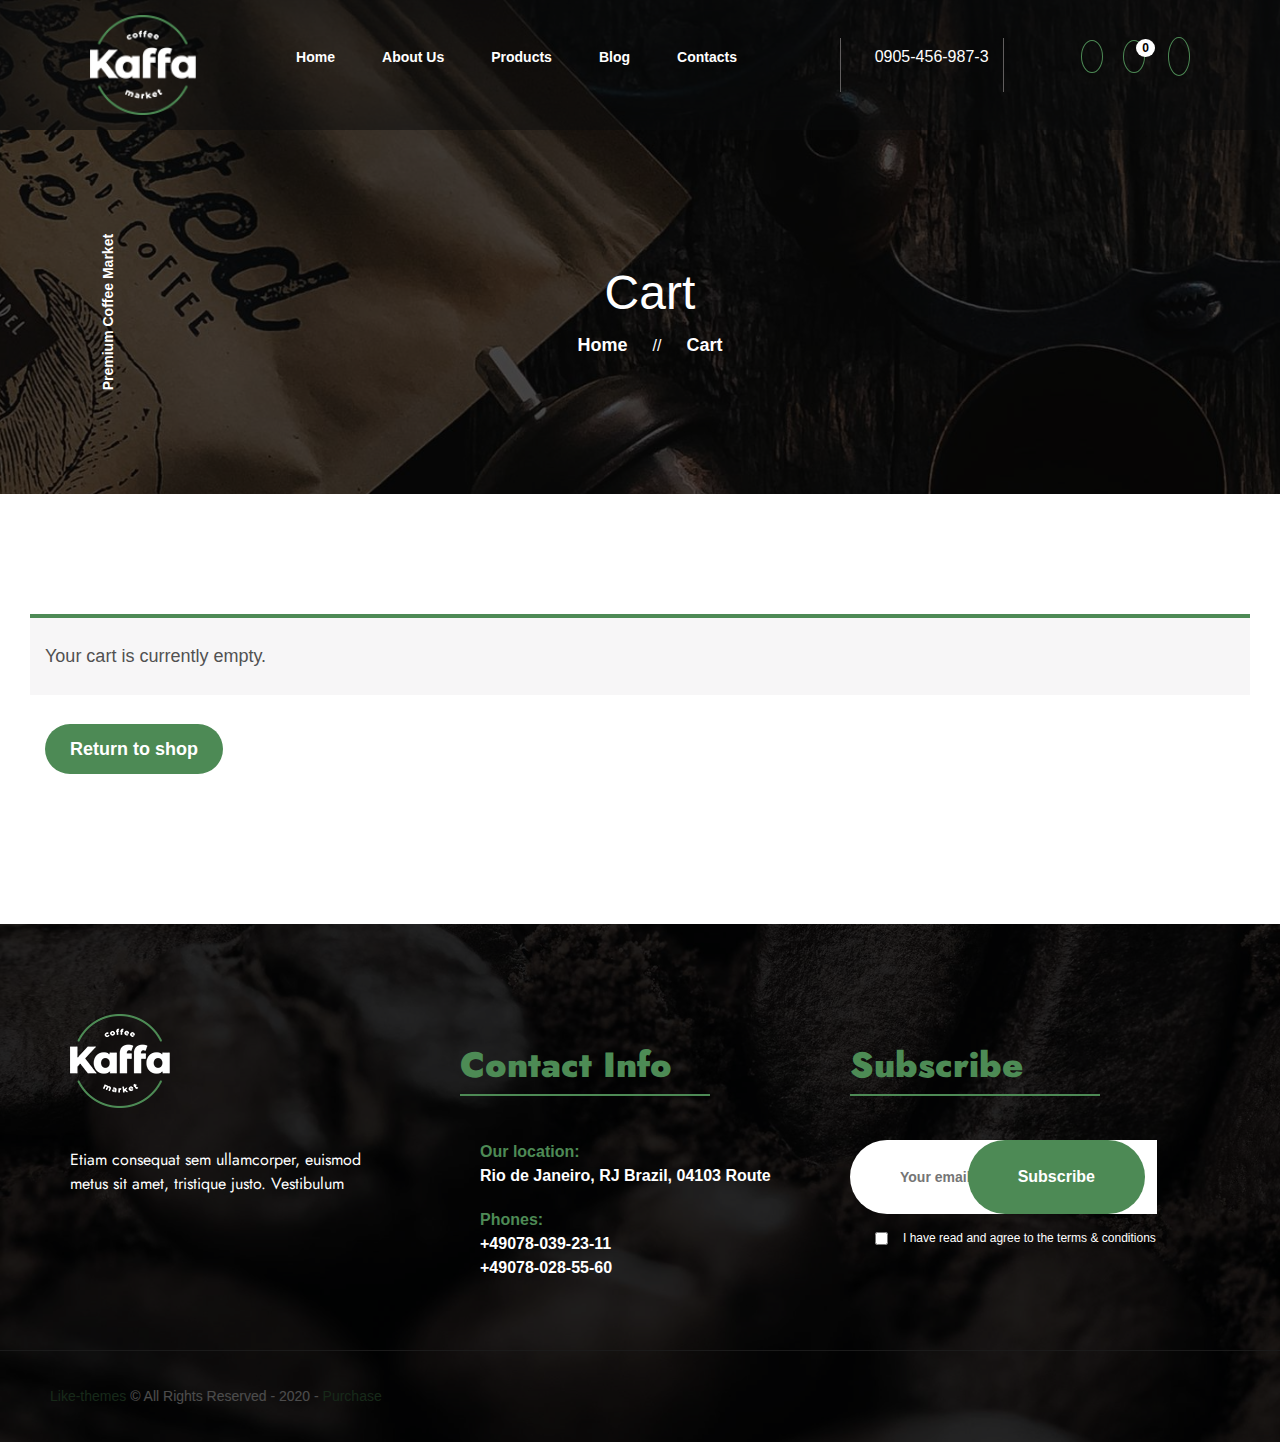
<file: checkout.html>
<!DOCTYPE html>
<html lang="en">
<head>
    <meta charset="UTF-8">
    <meta http-equiv="X-UA-Compatible" content="IE=edge">
    <meta name="viewport" content="width=device-width, initial-scale=1.0">
    <title>Kaffa - Cafe & Coffee Shop WordPress Theme + RTL Preview - ThemeForest</title>
    <link rel="icon" href="http://kaffa.like-themes.com/wp-content/uploads/2019/06/cropped-favicon-100x100.png">
    <!--Google Fonts link-->
    <link rel="preconnect" href="https://fonts.gstatic.com">
    <link href="https://fonts.googleapis.com/css2?family=Jost:wght@300&display=swap" rel="stylesheet">
    <link rel="preconnect" href="https://fonts.gstatic.com">
    <link href="https://fonts.googleapis.com/css2?family=Poppins:wght@100;200&display=swap" rel="stylesheet">
    <link rel="preconnect" href="https://fonts.gstatic.com">
    <link href="https://fonts.googleapis.com/css2?family=Poppins:wght@800&display=swap" rel="stylesheet">
    <link rel="preconnect" href="https://fonts.gstatic.com">
    <link href="https://fonts.googleapis.com/css2?family=Poppins:wght@600&display=swap" rel="stylesheet">
    <!--Font Awesome link-->
    <link rel="stylesheet" href="https://cdnjs.cloudflare.com/ajax/libs/font-awesome/5.15.3/css/all.min.css"
        integrity="sha512-iBBXm8fW90+nuLcSKlbmrPcLa0OT92xO1BIsZ+ywDWZCvqsWgccV3gFoRBv0z+8dLJgyAHIhR35VZc2oM/gI1w=="
        crossorigin="anonymous" />
    <!--Plugins link-->
    <link rel="stylesheet" href="vendor/css/bootstrap.min.css">
    <!--Css link-->
    <link rel="stylesheet" href="css/checkout/style.css">
</head>
<body>
    <a href="#" id="top-btn"><i class="fab fa-octopus-deploy"></i></a>
     <!--header start-->
     <header>
        <div class="bg-color"></div>
        <nav>
            <div class="container-fluid">
                <div class="row">
                    <div class="col-lg-12">
                        <div class="navigation-menu">
                            <div class="nav-logo">
                                <img src="/image/logo/kaffa_logo_light_1x.png"
                                    alt="">
                            </div>
                            <div class="nav-menu d-flex justify-content-center">
                                <ul class="d-flex align-items-center">
                                    <li class="li"><a href="#">Home</a><i
                                            class="up fas fa-angle-left"></i><i class="down fas fa-angle-down"></i>
                                        <ul class="drop-down">
                                            <li class="hover-li"><a href="#">Natural Coffee</a></li>
                                            <li class="hover-li"><a href="index.html">Coffee House</a></li>
                                            <li class="hover-li"><a href="#">Parallax Page</a></li>
                                            <li class="hover-li"><a href="#">Coffee Shop</a></li>
                                            <li class="hover-li"><a href="#">Cafetaria</a></li>
                                            <li class="hover-li"><a href="#">Craft Coffee</a></li>
                                            <li class="hover-li"><a href="#">Natural Coffee RTL</a></li>
                                        </ul>
                                    </li>
                                    <li class="li"><a href="#">About Us</a><i class="up fas fa-angle-left"></i><i
                                            class="down fas fa-angle-down"></i>
                                        <ul class="drop-down">
                                            <li class="hover-li"><a href="#">Testimonials</a></li>
                                            <li class="hover-li"><a href="#">FAQ</a></li>
                                            <li class="hover-li"><a href="#">Gallery</a>
                                                <ul class="drip">
                                                    <li class="drip-li"><a href="#">Gallery 2-Columns</a></li>
                                                    <li class="drip-li"><a href="#">Gallery 3-Columns</a></li>
                                                    <li class="drip-li"><a href="#">Gallery 4-Columns</a></li>
                                                </ul>
                                            </li>
                                            <li class="hover-li"><a href="#">404 Page</a></li>
                                        </ul>
                                    </li>
                                    <li class="li"><a  class="active-li" href="#">Products</a><i class="up fas fa-angle-left"></i><i
                                            class="down fas fa-angle-down"></i>
                                        <ul class="drop-down">
                                            <li class="hover-li"><a href="shop.html">Shop</a></li>
                                            <li class="hover-li"><a href="checkout.html">Cart</a></li>
                                            <li class="hover-li"><a  class="active-a" href="checkout.html">Checkout</a></li>
                                            <li class="hover-li"><a href="#">My account</a></li>
                                        </ul>
                                    </li>
                                    <li class="li"><a href="#">Blog</a><i class="up fas fa-angle-left"></i><i
                                            class="down fas fa-angle-down"></i>
                                        <ul class="drop-down">
                                            <li class="hover-li"><a href="#">Blog with Sidebar</a>
                                                <ul class="drip">
                                                    <li class="drip-li"><a href="#">Classic Right Sidebar</a></li>
                                                    <li class="drip-li"><a href="#">Masonry with Right Sidebar</a></li>
                                                </ul>
                                            </li>
                                            <li class="hover-li"><a href="#">Blog without Sidebar</a>
                                                <ul class="drip">
                                                    <li class="drip-li"><a href="#">Classic Blog</a></li>
                                                    <li class="drip-li"><a href="#">Masonry 2-Columns</a></li>
                                                    <li class="drip-li"><a href="#">Masonry 3-Columns</a></li>
                                                </ul>
                                            </li>
                                        </ul>
                                    </li>
                                    <li class="li"><a href="contacts.html">Contacts</a></li>
                                </ul>
                            </div>
                            <div class="nav-phone d-flex align-items-center">
                                <ul class="d-flex align-items-center">
                                    <li><a href="#"><i class="fas fa-phone-volume fa-2x"></i></a></li>
                                    <li><a class="number" href="#">0905-456-987-3</a></li>
                                </ul>
                            </div>
                            <div class="nav-icon d-flex align-items-center">
                                <ul class="d-flex align-items-center">
                                    <li><a class="user" href="#"><i class="fas fa-user"></i></a></li>
                                    <li><a class="cart" href="checkout.html"><i class="fas fa-shopping-bag"></i></a><sup>0</sup>
                                    </li>
                                    <li class="search">
                                        <i class="search-btn fas fa-search"></i>
                                        <ul class="searchbox d-none">
                                          <li> <input class="input" type="text" placeholder="Search Here..." name="">
                                            <i class="close-btn fas fa-times"></i>
                                        </li> 
                                        </ul>
                                    </li>
                                </ul>
                            </div>
                            <div class="bar d-none">
                                <!-- The overlay -->
                                <div id="myNav" class="overlay">
                                    <!-- Button to close the overlay navigation -->
                                    <a href="javascript:void(0)" class="closebtn" onclick="closeNav()">&times;</a>
                                    <div class="overlay-img">
                                        <img src="/image/logo/kaffa_logo_dark_1x.png"
                                            style="padding: 15px 30px;" alt="">
                                    </div>
                                    <ul class="accordion" data-accordion="open">
                                        <li>
                                            <div class="accordion-header">Home</div>
                                            <ul class="accordion-body">
                                                <li class="hover-li"><a href="#">Natural Coffee</a></li>
                                                <li class="hover-li"><a href="index.html">Coffee House</a></li>
                                                <li class="hover-li"><a href="#">Parallax Page</a></li>
                                                <li class="hover-li"><a href="#">Coffee Shop</a></li>
                                                <li class="hover-li"><a href="#">Cafetaria</a></li>
                                                <li class="hover-li"><a href="#">Craft Coffee</a></li>
                                                <li class="hover-li"><a href="#">Natural Coffee RTL</a></li>
                                            </ul>
                                        </li>
                                        <li>
                                            <div class="accordion-header">About Us</div>
                                            <ul class="accordion-body">
                                                <li class="hover-li"><a href="#">Testimonials</a></li>
                                                <li class="hover-li"><a href="#">FAQ</a></li>
                                                <li class="hover-li"><a href="#">Gallery</a></li>
                                                <li class="hover-li"><a href="#">404 Page</a></li>
                                            </ul>
                                        </li>
                                        <li>
                                            <div class="accordion-header">Products</div>
                                            <ul class="accordion-body">
                                                <li class="hover-li"><a href="shop.html">Shop</a></li>
                                                <li class="hover-li"><a href="checkout.html">Cart</a></li>
                                                <li class="hover-li"><a href="checkout.html">Checkout</a></li>
                                                <li class="hover-li"><a href="#">My account</a></li>
                                            </ul>
                                        </li>
                                        <li>
                                            <div class="accordion-header">Blog</div>
                                            <ul class="accordion-body">
                                                <li class="hover-li"><a href="#">Blog with Sidebar</a></li>
                                                <li class="hover-li"><a href="#">Blog without Sidebar</a></li>
                                            </ul>
                                        </li>
                                        <li>
                                            <div class="accordion-contact">Contacts</div>
                                        </li>
                                    </ul>
                                    <div class="sidebar">
                                        <div class="side">
                                            <div class="shop">
                                                <a href="#">
                                                    <i class="fas fa-shopping-bag"></i>
                                                    <span>0</span>
                                                </a>
                                                <i class="fas fa-user"></i>
                                            </div>
                                        </div>
                                        <div class="search">
                                            <a href="#">
                                                <input placeholder="Search" class="input" value="" type="text">
                                                <i class="fas fa-search"></i>
                                            </a>
                                        </div>
                                    </div>
                                </div>
                                <!-- Use any element to open/show the overlay navigation menu -->
                                <span onclick="openNav()"><i class="fas fa-bars fa-2x"></i></span>
                            </div>
                        </div>
                    </div>
                </div>
            </div>
        </nav>
        <div class="container-fluid">
            <div class="middle d-flex justify-content-between">
                <div class="market">
                    <span>Premium Coffee Market</span>
                </div>
                    <div class="contacts">
                        <h1>Cart</h1>
                        <ul>
                            <li><a href="index.html"><span class="left">Home</span>/</a></li>
                            <li><a href="checkout.html">/<span class="right">Cart</span></a></li>
                        </ul>
                    </div>
                <div class="middle-icon">
                    <ul>
                        <li><a href="#"><i class="fab fa-twitter"></i></a></li>
                        <li><a href="#"><i class="fab fa-facebook-f"></i></a></li>
                        <li><a href="#"><i class="fab fa-instagram"></i></a></li>
                        <li><a href="#"><i class="fab fa-youtube"></i></a></li>
                    </ul>
                </div>
            </div>
        </div>
    </header>
    <!--header end-->
    <section class="shop-section">
        <div class="container-fluid">
            <div class="shopping">
                <p class="current">Your cart is currently empty.</p>
                <p class="shop-hover"><span>Return to shop</span></p>
            </div>
        </div>
    </section>
    <!--footer start-->
    <footer class="footer">
        <div class="bg"></div>
        <div class="container-fluid">
            <div class="footer-item">
                <div class="row">
                    <div class="col-12 col-sm-12 col-md-6 col-lg-4">
                        <div class="footer-box foot-logo">
                            <div class="footer-logo">
                                <img src="/image/logo/kaffa_logo_light_1x.png"
                                    alt="">
                            </div>
                            <div class="footer-text">
                                <p>Etiam consequat sem ullamcorper, euismod
                                    <br>

                                    metus sit amet, tristique justo. Vestibulum
                                </p>
                            </div>
                            <ul class="footer-icon">
                                <li><a href="#"><i class="fab fa-twitter"></i></a></li>
                                <li><a href="#"><i class="fab fa-facebook-f"></i></a></li>
                                <li><a href="#"><i class="fab fa-instagram"></i></a></li>
                                <li><a href="#"><i class="fab fa-youtube"></i></a></li>
                            </ul>
                        </div>
                    </div>
                    <div class="col-12 col-sm-12 col-md-6 col-lg-4">
                        <div class="footer-box">
                            <div class="info">
                                <h3>Contact Info</h3>
                            </div>
                            <ul class="phone">
                                <li class="map">
                                    <i class="fas fa-map-marker-alt"></i>
                                    <div class="span">
                                        <ul>
                                            <li><span class="em">Our location:</span></li>
                                            <li> <span>Rio de Janeiro, RJ Brazil, 04103 Route</span></li>
                                        </ul>
                                    </div>
                                </li>
                            </ul>
                            <ul class="phone">
                                <li class="map">
                                    <i class="fas fa-phone-volume"></i>
                                    <div class="span">
                                        <ul>
                                            <span class="em">Phones:

                                            </span>
                                </li>
                                <li><span>+49078-039-23-11
                                        <br>
                                        +49078-028-55-60
                                    </span></li>
                            </ul>
                        </div>
                        </ul>
                    </div>
                </div>
                <div class="col-lg-4">
                    <div class="footer-box subscribes">
                        <div class="info">
                            <h3>Subscribe</h3>
                        </div>
                        <div class="input-group">
                            <input type="text" placeholder="Your email...">
                            <button>Subscribe</button>
                        </div>
                        <label for="">
                            <input type="checkbox" value="1">
                            <a href="#">I have read and agree to the terms & conditions</a>
                        </label>
                    </div>
                </div>
            </div>
        </div>
        </div>
        <div class="footer-copy">
            <div class="container-fluid">
                <p><a href="#">Like-themes </a>© All Rights Reserved - 2020 - 
                    <a href="#">Purchase</a>
                    </p>
            </div>
        </div>
    </footer>


    
     <!--Js Plugins-->
     <script src="vendor/js/jquery-3.6.0.min.js"></script>
     <script src="vendor/js/bootstrap.min.js"></script>
     <!--Js Link-->
     <script src="js/checkout/main.js"></script>
</body>
</html>
</file>
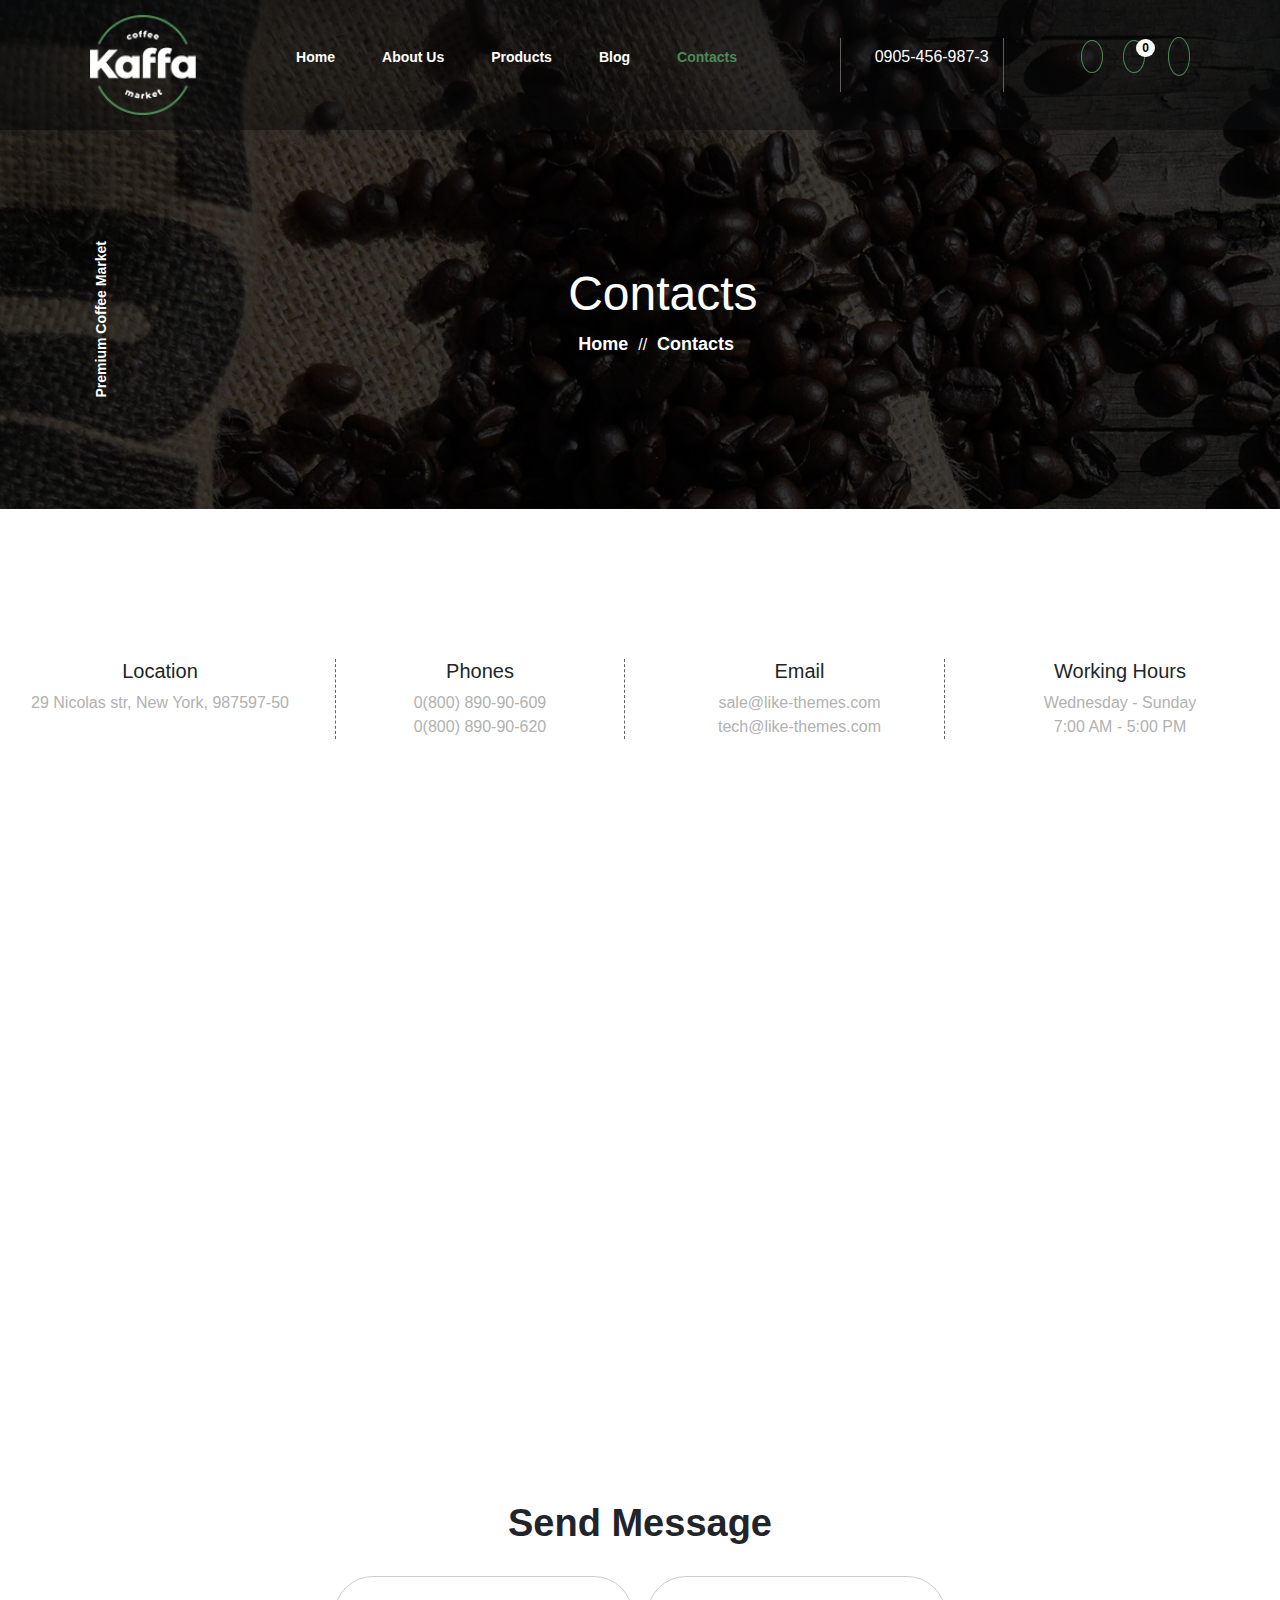
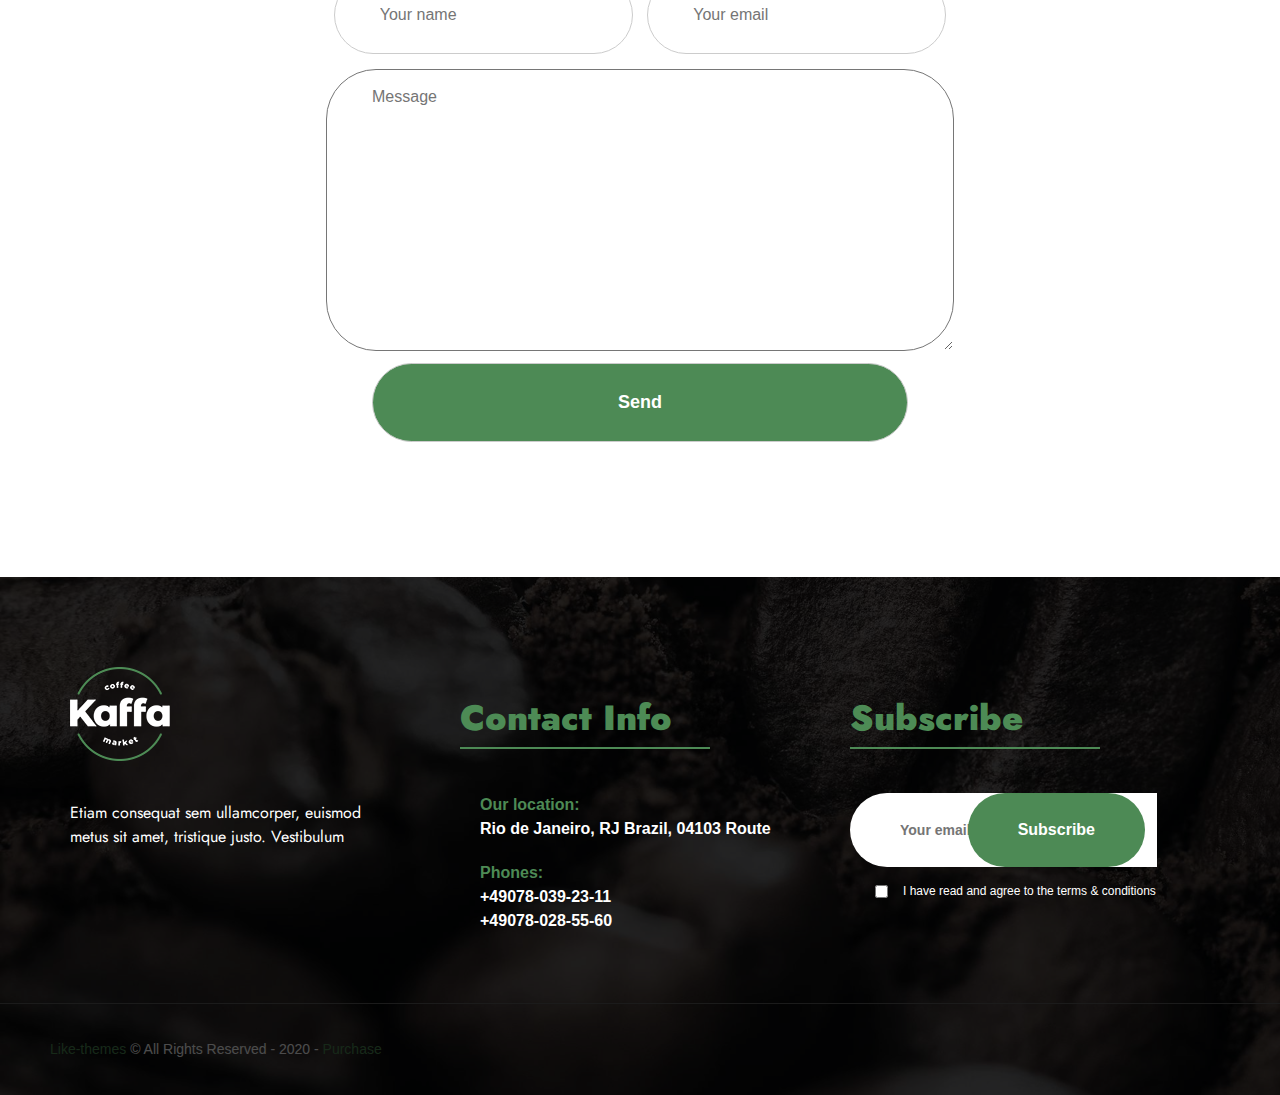
<file: contacts.html>
<!DOCTYPE html>
<html lang="en">
<head>
    <meta charset="UTF-8">
    <meta http-equiv="X-UA-Compatible" content="IE=edge">
    <meta name="viewport" content="width=device-width, initial-scale=1.0">
    <title>Kaffa - Cafe & Coffee Shop WordPress Theme + RTL Preview - ThemeForest</title>
    <link rel="icon" href="http://kaffa.like-themes.com/wp-content/uploads/2019/06/cropped-favicon-100x100.png">
    <!--Google Fonts link-->
    <link rel="preconnect" href="https://fonts.gstatic.com">
    <link href="https://fonts.googleapis.com/css2?family=Jost:wght@300&display=swap" rel="stylesheet">
    <link rel="preconnect" href="https://fonts.gstatic.com">
    <link href="https://fonts.googleapis.com/css2?family=Poppins:wght@100;200&display=swap" rel="stylesheet">
    <link rel="preconnect" href="https://fonts.gstatic.com">
    <link href="https://fonts.googleapis.com/css2?family=Poppins:wght@800&display=swap" rel="stylesheet">
    <link rel="preconnect" href="https://fonts.gstatic.com">
    <link href="https://fonts.googleapis.com/css2?family=Poppins:wght@600&display=swap" rel="stylesheet">
    <!--Font Awesome link-->
    <link rel="stylesheet" href="https://cdnjs.cloudflare.com/ajax/libs/font-awesome/5.15.3/css/all.min.css"
        integrity="sha512-iBBXm8fW90+nuLcSKlbmrPcLa0OT92xO1BIsZ+ywDWZCvqsWgccV3gFoRBv0z+8dLJgyAHIhR35VZc2oM/gI1w=="
        crossorigin="anonymous" />
    <!--Plugins link-->
    <link rel="stylesheet" href="vendor/css/bootstrap.min.css">
    <!--Css link-->
    <link rel="stylesheet" href="css/contacts/style.css">
</head>
<body>
    <a href="#" id="top-btn"><i class="fab fa-octopus-deploy"></i></a>
        <!--header start-->
    <header>
        <div class="bg-color"></div>
        <nav>
            <div class="container-fluid">
                <div class="row">
                    <div class="col-lg-12">
                        <div class="navigation-menu">
                            <div class="nav-logo">
                                <img src="image/logo/kaffa_logo_light_1x.png"
                                    alt="">
                            </div>
                            <div class="nav-menu d-flex justify-content-center">
                                <ul class="d-flex align-items-center">
                                    <li class="li"><a href="index.html">Home</a><i
                                            class="up fas fa-angle-left"></i><i class="down fas fa-angle-down"></i>
                                        <ul class="drop-down">
                                            <li class="hover-li"><a href="#">Natural Coffee</a></li>
                                            <li class="hover-li"><a href="index.html">Coffee House</a></li>
                                            <li class="hover-li"><a href="#">Parallax Page</a></li>
                                            <li class="hover-li"><a href="#">Coffee Shop</a></li>
                                            <li class="hover-li"><a href="#">Cafetaria</a></li>
                                            <li class="hover-li"><a href="#">Craft Coffee</a></li>
                                            <li class="hover-li"><a href="#">Natural Coffee RTL</a></li>
                                        </ul>
                                    </li>
                                    <li class="li"><a href="#">About Us</a><i class="up fas fa-angle-left"></i><i
                                            class="down fas fa-angle-down"></i>
                                        <ul class="drop-down">
                                            <li class="hover-li"><a href="#">Testimonials</a></li>
                                            <li class="hover-li"><a href="#">FAQ</a></li>
                                            <li class="hover-li"><a href="#">Gallery</a>
                                                <ul class="drip">
                                                    <li class="drip-li"><a href="#">Gallery 2-Columns</a></li>
                                                    <li class="drip-li"><a href="#">Gallery 3-Columns</a></li>
                                                    <li class="drip-li"><a href="#">Gallery 4-Columns</a></li>
                                                </ul>
                                            </li>
                                            <li class="hover-li"><a href="#">404 Page</a></li>
                                        </ul>
                                    </li>
                                    <li class="li"><a href="#">Products</a><i class="up fas fa-angle-left"></i><i
                                            class="down fas fa-angle-down"></i>
                                        <ul class="drop-down">
                                            <li class="hover-li"><a href="shop.html">Shop</a></li>
                                            <li class="hover-li"><a href="checkout.html">Cart</a></li>
                                            <li class="hover-li"><a href="checkout.html">Checkout</a></li>
                                            <li class="hover-li"><a href="#">My account</a></li>
                                        </ul>
                                    </li>
                                    <li class="li"><a href="#">Blog</a><i class="up fas fa-angle-left"></i><i
                                            class="down fas fa-angle-down"></i>
                                        <ul class="drop-down">
                                            <li class="hover-li"><a href="#">Blog with Sidebar</a>
                                                <ul class="drip">
                                                    <li class="drip-li"><a href="#">Classic Right Sidebar</a></li>
                                                    <li class="drip-li"><a href="#">Masonry with Right Sidebar</a></li>
                                                </ul>
                                            </li>
                                            <li class="hover-li"><a href="#">Blog without Sidebar</a>
                                                <ul class="drip">
                                                    <li class="drip-li"><a href="#">Classic Blog</a></li>
                                                    <li class="drip-li"><a href="#">Masonry 2-Columns</a></li>
                                                    <li class="drip-li"><a href="#">Masonry 3-Columns</a></li>
                                                </ul>
                                            </li>
                                        </ul>
                                    </li>
                                    <li class="li"><a class="active-a" href="contacts.html">Contacts</a></li>
                                </ul>
                            </div>
                            <div class="nav-phone d-flex align-items-center">
                                <ul class="d-flex align-items-center">
                                    <li><a href="#"><i class="fas fa-phone-volume fa-2x"></i></a></li>
                                    <li><a class="number" href="#">0905-456-987-3</a></li>
                                </ul>
                            </div>
                            <div class="nav-icon d-flex align-items-center">
                                <ul class="d-flex align-items-center">
                                    <li><a class="user" href="#"><i class="fas fa-user"></i></a></li>
                                    <li><a class="cart" href="#"><i class="fas fa-shopping-bag"></i></a><sup>0</sup>
                                    </li>
                                    <li class="search">
                                        <i class="search-btn fas fa-search"></i>
                                        <ul class="searchbox d-none">
                                          <li> <input class="input" type="text" placeholder="Search Here..." name="">
                                            <i class="close-btn fas fa-times"></i>
                                        </li> 
                                        </ul>
                                    </li>
                                </ul>
                            </div>
                            <div class="bar d-none">
                                <!-- The overlay -->
                                <div id="myNav" class="overlay">
                                    <!-- Button to close the overlay navigation -->
                                    <a href="javascript:void(0)" class="closebtn" onclick="closeNav()">&times;</a>
                                    <div class="overlay-img">
                                        <img src="image/logo/kaffa_logo_dark_1x.png"
                                            style="padding: 15px 30px;" alt="">
                                    </div>
                                    <ul class="accordion" data-accordion="open">
                                        <li>
                                            <div class="accordion-header">Home</div>
                                            <ul class="accordion-body">
                                                <li class="hover-li"><a href="#">Natural Coffee</a></li>
                                                <li class="hover-li"><a href="index.html">Coffee House</a></li>
                                                <li class="hover-li"><a href="#">Parallax Page</a></li>
                                                <li class="hover-li"><a href="#">Coffee Shop</a></li>
                                                <li class="hover-li"><a href="#">Cafetaria</a></li>
                                                <li class="hover-li"><a href="#">Craft Coffee</a></li>
                                                <li class="hover-li"><a href="#">Natural Coffee RTL</a></li>
                                            </ul>
                                        </li>
                                        <li>
                                            <div class="accordion-header">About Us</div>
                                            <ul class="accordion-body">
                                                <li class="hover-li"><a href="#">Testimonials</a></li>
                                                <li class="hover-li"><a href="#">FAQ</a></li>
                                                <li class="hover-li"><a href="#">Gallery</a></li>
                                                <li class="hover-li"><a href="#">404 Page</a></li>
                                            </ul>
                                        </li>
                                        <li>
                                            <div class="accordion-header">Products</div>
                                            <ul class="accordion-body">
                                                <li class="hover-li"><a href="shop.html">Shop</a></li>
                                                <li class="hover-li"><a href="checkout.html">Cart</a></li>
                                                <li class="hover-li"><a href="checkout.html">Checkout</a></li>
                                                <li class="hover-li"><a href="#">My account</a></li>
                                            </ul>
                                        </li>
                                        <li>
                                            <div class="accordion-header">Blog</div>
                                            <ul class="accordion-body">
                                                <li class="hover-li"><a href="#">Blog with Sidebar</a></li>
                                                <li class="hover-li"><a href="#">Blog without Sidebar</a></li>
                                            </ul>
                                        </li>
                                        <li>
                                            <div class="accordion-contact">Contacts</div>
                                        </li>
                                    </ul>
                                    <div class="sidebar">
                                        <div class="side">
                                            <div class="shop">
                                                <a href="checkout.html">
                                                    <i class="fas fa-shopping-bag"></i>
                                                    <span>0</span>
                                                </a>
                                                <i class="fas fa-user"></i>
                                            </div>
                                        </div>
                                        <div class="search">
                                            <a href="#">
                                                <input placeholder="Search" class="input" value="" type="text">
                                                <i class="fas fa-search"></i>
                                            </a>
                                        </div>
                                    </div>
                                </div>
                                <!-- Use any element to open/show the overlay navigation menu -->
                                <span onclick="openNav()"><i class="fas fa-bars fa-2x"></i></span>
                            </div>
                        </div>
                    </div>
                </div>
            </div>
        </nav>
        <div class="container-fluid">
            <div class="middle d-flex justify-content-between">
                <div class="market">
                    <span>Premium Coffee Market</span>
                </div>
                <div class="contact">
                    <div class="contacts">
                        <h1>Contacts</h1>
                        <ul>
                            <li><a href="index.html"><span class="left">Home</span>/</a></li>
                            <li><a href="contacts.html">/<span class="right">Contacts</span></a></li>
                        </ul>
                    </div>
                </div>
                <div class="middle-icon">
                    <ul>
                        <li><a href="#"><i class="fab fa-twitter"></i></a></li>
                        <li><a href="#"><i class="fab fa-facebook-f"></i></a></li>
                        <li><a href="#"><i class="fab fa-instagram"></i></a></li>
                        <li><a href="#"><i class="fab fa-youtube"></i></a></li>
                    </ul>
                </div>
            </div>
        </div>
    </header>
    <!--header end-->
    <section class="connect-section">
        <div class="container-fluid">
            <div class="connect">
                <div class="row">
                    <div class="col-6 col-sm-6 col-md-3 col-lg-3">
                        <div class="connect-item">
                            <div class="connect-icon">
                                <i class="fas fa-map-marker-alt fa-2x"></i>
                            </div>
                            <div class="connect-text">
                                <h5> Location </h5>
                                <span>29 Nicolas str, New York, 987597-50</span>
                            </div>
                        </div>
                    </div>
                    <div class="col-6 col-sm-6 col-md-3 col-lg-3">
                        <div class="connect-item phone-item">
                            <div class="connect-icon">
                                <i class="fas fa-phone fa-2x"></i>
                            </div>
                            <div class="connect-text">
                                <h5> Phones </h5>
                                <span>0(800) 890-90-609
                                    <br>
                                    0(800) 890-90-620</span>
                            </div>
                        </div>
                    </div>
                    <div class="col-6 col-sm-6 col-md-3 col-lg-3">
                        <div class="connect-item letter-item">
                            <div class="connect-icon">
                                <i class="fas fa-envelope fa-2x"></i>
                            </div>
                            <div class="connect-text">
                                <h5> Email </h5>
                                <span>sale@like-themes.com
                                    <br>
                                    tech@like-themes.com</span>
                            </div>
                        </div>
                    </div>
                    <div class="col-6 col-sm-6 col-md-3 col-lg-3">
                        <div class="connect-item">
                            <div class="connect-icon">
                                <i class="far fa-clock fa-2x"></i>
                            </div>
                            <div class="connect-text">
                                <h5> Working Hours</h5>
                                <span>Wednesday - Sunday
                                    <br>
                                    7:00 AM - 5:00 PM</span>
                            </div>
                        </div>
                    </div>
                </div>
            </div>
        </div>
    </section>
    <section class="map-section">
        <div class="map">
            <iframe src="https://www.google.com/maps/embed?pb=!1m18!1m12!1m3!1d3038.6652410063057!2d49.84159931535513!3d40.39411137936774!2m3!1f0!2f0!3f0!3m2!1i1024!2i768!4f13.1!3m3!1m2!1s0x40307d757b63280d%3A0x1c7f89406ce781e7!2sCompar%20Academy!5e0!3m2!1saz!2s!4v1621898681078!5m2!1saz!2s" width="100%" height="450" style="border:0;" allowfullscreen="" loading="lazy"></iframe>
        </div>
    </section>
    <section class="send-section">
        <div class="container-fluid">
            <div class="send">
                <div class="send-head">
                    <h4>Send Message</h4>
                </div>
                <div class="message-box">
                    <input type="text" class="input-text" placeholder="Your name">
                    <input type="text" class="input-text" placeholder="Your email">
                </div>
                <div class="message-area">
                    <textarea name="" id="" cols="40" rows="10" placeholder="Message"></textarea>
                </div>
                <div class="input">
                    <input type="submit" value="Send" class="btn-send">
                </div>
            </div>
        </div>
    </section>
    <footer class="footer">
        <div class="bg"></div>
        <div class="container-fluid">
            <div class="footer-item">
                <div class="row">
                    <div class="col-12 col-sm-12 col-md-6 col-lg-4">
                        <div class="footer-box foot-logo">
                            <div class="footer-logo">
                                <img src="image/logo/kaffa_logo_light_1x.png"
                                    alt="">
                            </div>
                            <div class="footer-text">
                                <p>Etiam consequat sem ullamcorper, euismod
                                    <br>

                                    metus sit amet, tristique justo. Vestibulum
                                </p>
                            </div>
                            <ul class="footer-icon">
                                <li><a href="#"><i class="fab fa-twitter"></i></a></li>
                                <li><a href="#"><i class="fab fa-facebook-f"></i></a></li>
                                <li><a href="#"><i class="fab fa-instagram"></i></a></li>
                                <li><a href="#"><i class="fab fa-youtube"></i></a></li>
                            </ul>
                        </div>
                    </div>
                    <div class="col-12 col-sm-12 col-md-6 col-lg-4">
                        <div class="footer-box">
                            <div class="info">
                                <h3>Contact Info</h3>
                            </div>
                            <ul class="phone">
                                <li class="map">
                                    <i class="fas fa-map-marker-alt"></i>
                                    <div class="span">
                                        <ul>
                                            <li><span class="em">Our location:</span></li>
                                            <li> <span>Rio de Janeiro, RJ Brazil, 04103 Route</span></li>
                                        </ul>
                                    </div>
                                </li>
                            </ul>
                            <ul class="phone">
                                <li class="map">
                                    <i class="fas fa-phone-volume"></i>
                                    <div class="span">
                                        <ul>
                                            <span class="em">Phones:

                                            </span>
                                </li>
                                <li><span>+49078-039-23-11
                                        <br>
                                        +49078-028-55-60
                                    </span></li>
                            </ul>
                        </div>
                        </ul>
                    </div>
                </div>
                <div class="col-lg-4">
                    <div class="footer-box subscribes">
                        <div class="info">
                            <h3>Subscribe</h3>
                        </div>
                        <div class="input-group">
                            <input type="text" placeholder="Your email...">
                            <button>Subscribe</button>
                        </div>
                        <label for="">
                            <input type="checkbox" value="1">
                            <a href="#">I have read and agree to the terms & conditions</a>
                        </label>
                    </div>
                </div>
            </div>
        </div>
        </div>
        <div class="footer-copy">
            <div class="container-fluid">
                <p><a href="#">Like-themes </a>© All Rights Reserved - 2020 - 
                    <a href="#">Purchase</a>
                    </p>
            </div>
        </div>
    </footer>



     <!--Js Plugins-->
     <script src="vendor/js/jquery-3.6.0.min.js"></script>
     <script src="vendor/js/bootstrap.min.js"></script>
     <!--Js Link-->
     <script src="js/contacts/main.js"></script>
</body>
</html>
</file>
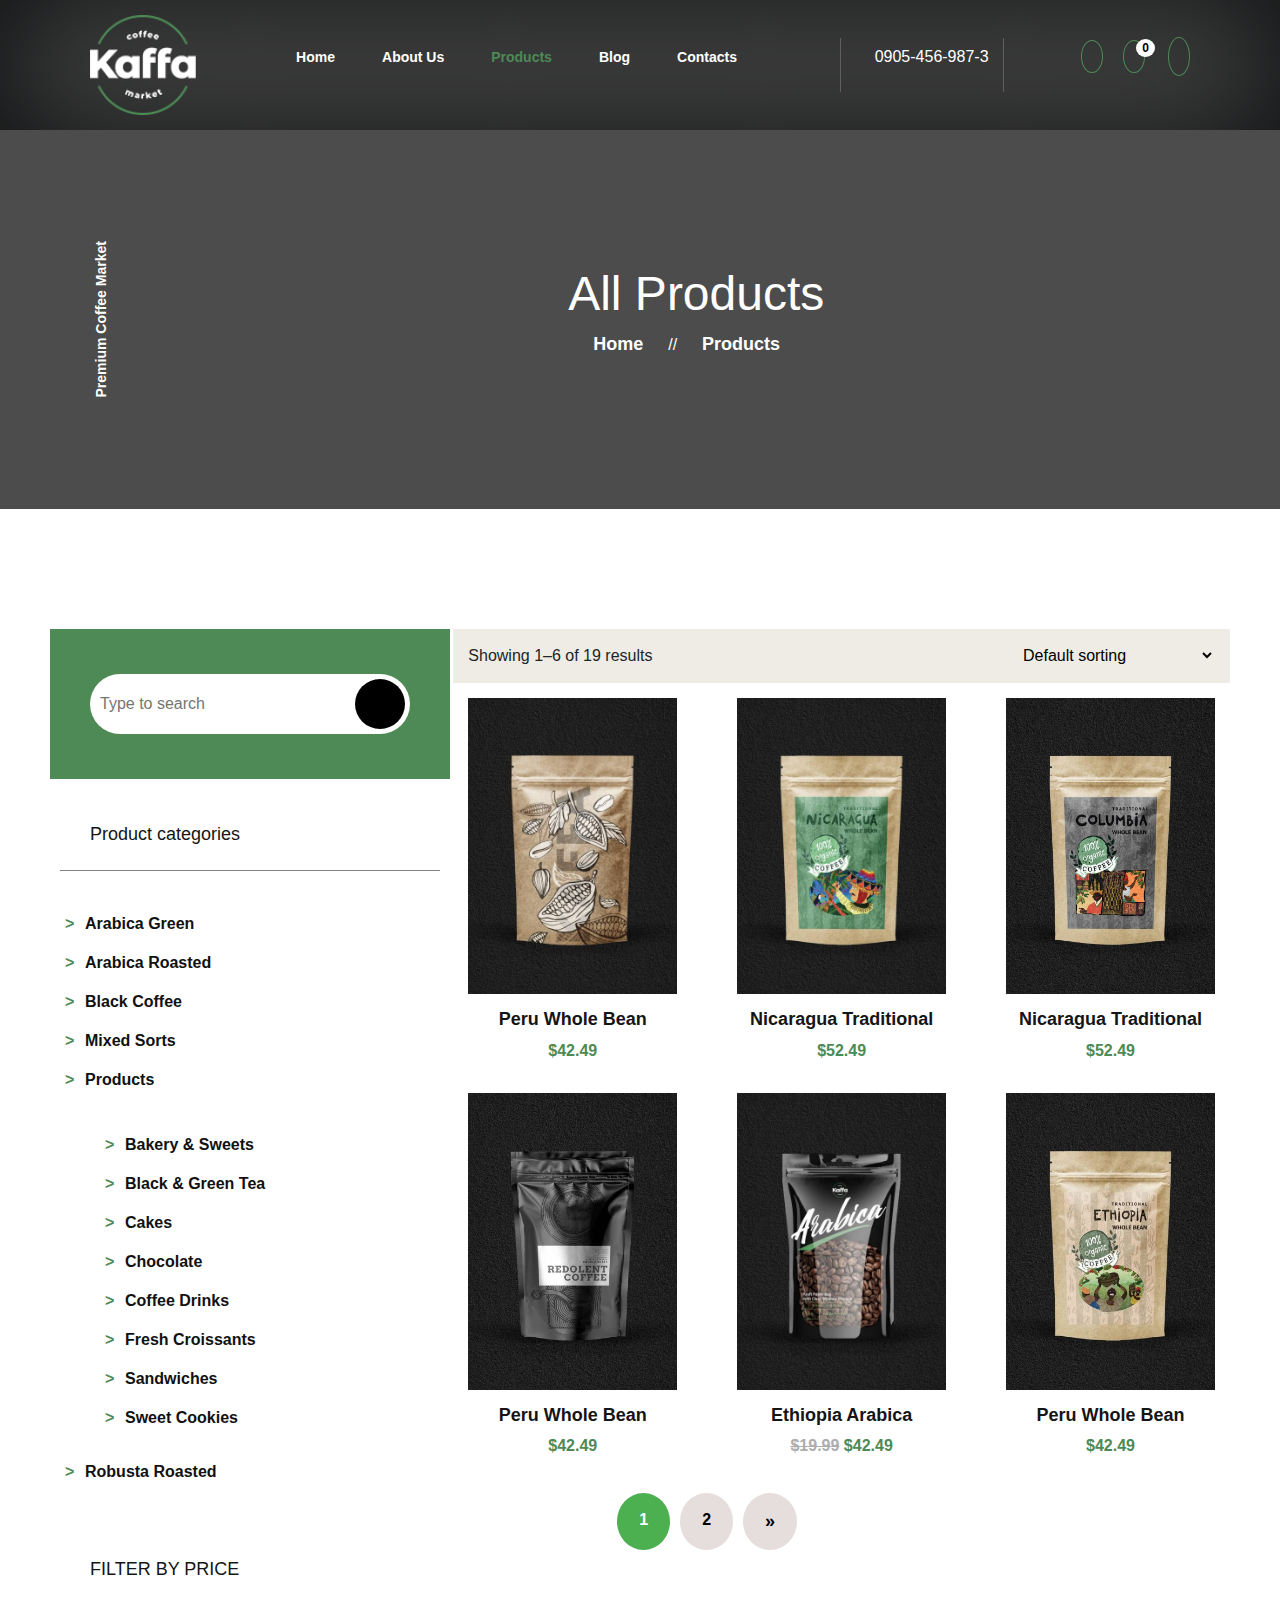
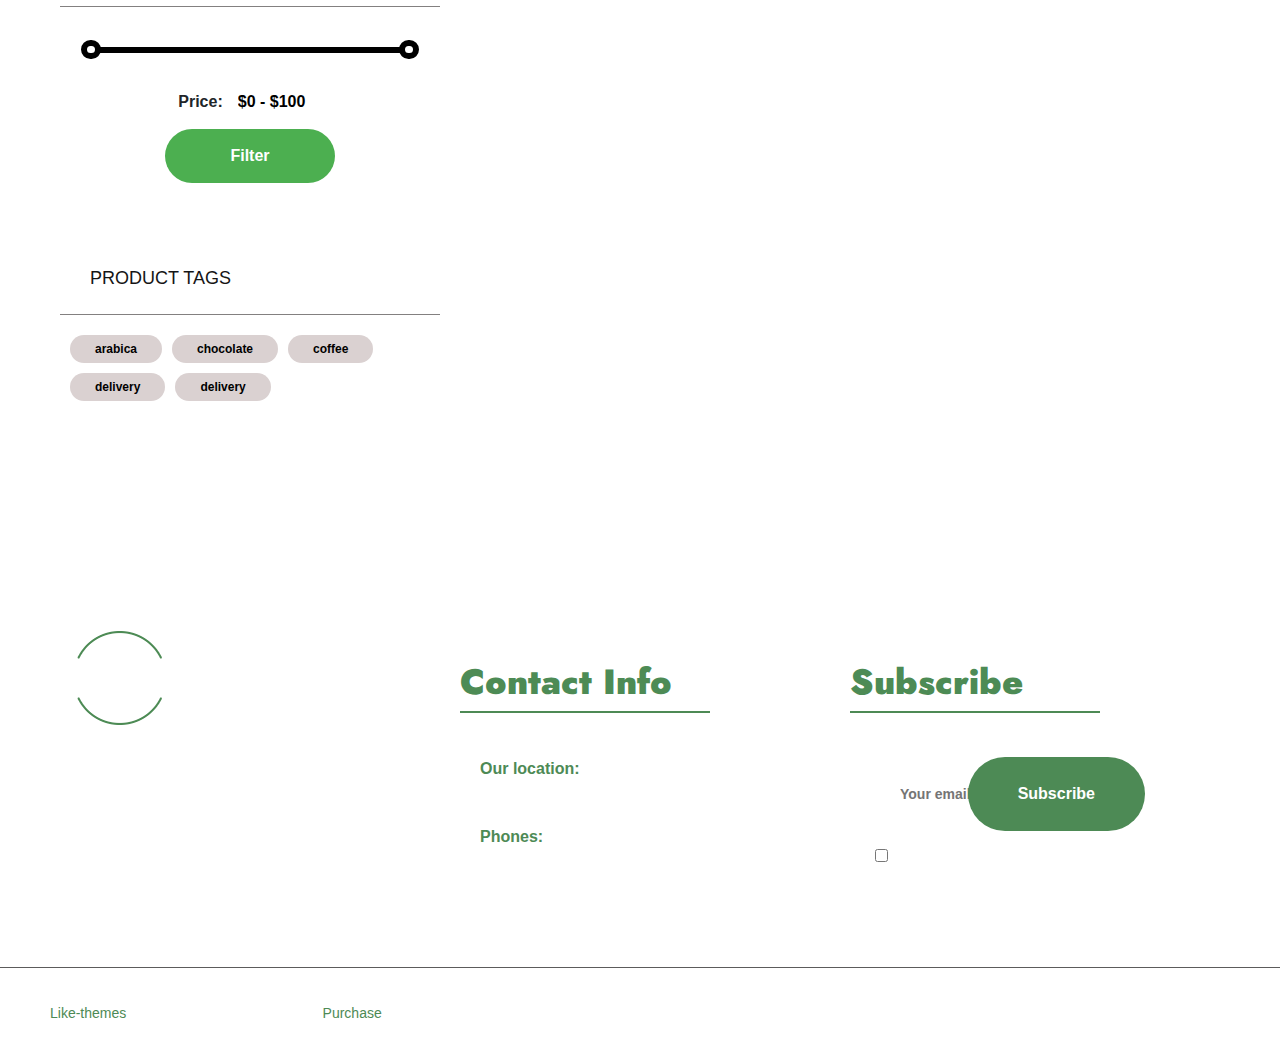
<file: shop.html>
<!DOCTYPE html>
<html lang="en">

<head>
    <meta charset="UTF-8">
    <meta http-equiv="X-UA-Compatible" content="IE=edge">
    <meta name="viewport" content="width=device-width, initial-scale=1.0">
    <title>Kaffa - Cafe & Coffee Shop WordPress Theme + RTL Preview - ThemeForest</title>
    <link rel="icon" href="http://kaffa.like-themes.com/wp-content/uploads/2019/06/cropped-favicon-100x100.png">
    <!--Google Fonts link-->
    <link rel="preconnect" href="https://fonts.gstatic.com">
    <link href="https://fonts.googleapis.com/css2?family=Jost:wght@300&display=swap" rel="stylesheet">
    <link rel="preconnect" href="https://fonts.gstatic.com">
    <link href="https://fonts.googleapis.com/css2?family=Poppins:wght@100;200&display=swap" rel="stylesheet">
    <link rel="preconnect" href="https://fonts.gstatic.com">
    <link href="https://fonts.googleapis.com/css2?family=Poppins:wght@800&display=swap" rel="stylesheet">
    <link rel="preconnect" href="https://fonts.gstatic.com">
    <link href="https://fonts.googleapis.com/css2?family=Poppins:wght@600&display=swap" rel="stylesheet">
    <!--Font Awesome link-->
    <link rel="stylesheet" href="https://cdnjs.cloudflare.com/ajax/libs/font-awesome/5.15.3/css/all.min.css"
        integrity="sha512-iBBXm8fW90+nuLcSKlbmrPcLa0OT92xO1BIsZ+ywDWZCvqsWgccV3gFoRBv0z+8dLJgyAHIhR35VZc2oM/gI1w=="
        crossorigin="anonymous" />
    <!--Plugins link-->
    <link rel="stylesheet" href="vendor/css/bootstrap.min.css">
    <link rel="stylesheet" href="vendor/css/jquery-ui.min.css">
    <link rel="stylesheet" href="vendor/css/jquery-ui.theme.css">
    <!--Css link-->
    <link rel="stylesheet" href="css/shop/style.css">
</head>
<body onload="myFunction()">
    <a href="#" id="top-btn"><i class="fab fa-octopus-deploy"></i></a>
    <div id="loading"></div>
    <!--header start-->
    <header>
        <div class="bg-color"></div>
        <nav>
            <div class="container-fluid">
                <div class="row">
                    <div class="col-lg-12">
                        <div class="navigation-menu">
                            <div class="nav-logo">
                                <img src="image/logo/kaffa_logo_light_1x.png"
                                    alt="">
                            </div>
                            <div class="nav-menu d-flex justify-content-center">
                                <ul class="d-flex align-items-center">
                                    <li class="li"><a  href="#">Home</a><i
                                            class="up fas fa-angle-left"></i><i class="down fas fa-angle-down"></i>
                                        <ul class="drop-down">
                                            <li class="hover-li"><a href="#">Natural Coffee</a></li>
                                            <li class="hover-li"><a href="index.html">Coffee House</a></li>
                                            <li class="hover-li"><a href="#">Parallax Page</a></li>
                                            <li class="hover-li"><a href="#">Coffee Shop</a></li>
                                            <li class="hover-li"><a href="#">Cafetaria</a></li>
                                            <li class="hover-li"><a href="#">Craft Coffee</a></li>
                                            <li class="hover-li"><a href="#">Natural Coffee RTL</a></li>
                                        </ul>
                                    </li>
                                    <li class="li"><a href="#">About Us</a><i class="up fas fa-angle-left"></i><i
                                            class="down fas fa-angle-down"></i>
                                        <ul class="drop-down">
                                            <li class="hover-li"><a href="#">Testimonials</a></li>
                                            <li class="hover-li"><a href="#">FAQ</a></li>
                                            <li class="hover-li"><a href="#">Gallery</a>
                                                <ul class="drip">
                                                    <li class="drip-li"><a href="#">Gallery 2-Columns</a></li>
                                                    <li class="drip-li"><a href="#">Gallery 3-Columns</a></li>
                                                    <li class="drip-li"><a href="#">Gallery 4-Columns</a></li>
                                                </ul>
                                            </li>
                                            <li class="hover-li"><a href="#">404 Page</a></li>
                                        </ul>
                                    </li>
                                    <li class="li"><a class="active-a" href="#">Products</a><i class="up fas fa-angle-left"></i><i
                                            class="down fas fa-angle-down"></i>
                                        <ul class="drop-down">
                                            <li class="hover-li"><a class="active-a" href="shop.html">Shop</a></li>
                                            <li class="hover-li"><a href="checkout.html">Cart</a></li>
                                            <li class="hover-li"><a href="checkout.html">Checkout</a></li>
                                            <li class="hover-li"><a href="#">My account</a></li>
                                        </ul>
                                    </li>
                                    <li class="li"><a href="#">Blog</a><i class="up fas fa-angle-left"></i><i
                                            class="down fas fa-angle-down"></i>
                                        <ul class="drop-down">
                                            <li class="hover-li"><a href="#">Blog with Sidebar</a>
                                                <ul class="drip">
                                                    <li class="drip-li"><a href="#">Classic Right Sidebar</a></li>
                                                    <li class="drip-li"><a href="#">Masonry with Right Sidebar</a></li>
                                                </ul>
                                            </li>
                                            <li class="hover-li"><a href="#">Blog without Sidebar</a>
                                                <ul class="drip">
                                                    <li class="drip-li"><a href="#">Classic Blog</a></li>
                                                    <li class="drip-li"><a href="#">Masonry 2-Columns</a></li>
                                                    <li class="drip-li"><a href="#">Masonry 3-Columns</a></li>
                                                </ul>
                                            </li>
                                        </ul>
                                    </li>
                                    <li class="li"><a href="contacts.html">Contacts</a></li>
                                </ul>
                            </div>
                            <div class="nav-phone d-flex align-items-center">
                                <ul class="d-flex align-items-center">
                                    <li><a href="#"><i class="fas fa-phone-volume fa-2x"></i></a></li>
                                    <li><a class="number" href="#">0905-456-987-3</a></li>
                                </ul>
                            </div>
                            <div class="nav-icon d-flex align-items-center">
                                <ul class="d-flex align-items-center">
                                    <li><a class="user" href="#"><i class="fas fa-user"></i></a></li>
                                    <li><a class="cart" href="#"><i class="fas fa-shopping-bag"></i></a><sup>0</sup>
                                    </li>
                                    <li class="search">
                                        <i class="search-btn fas fa-search"></i>
                                        <ul class="searchbox d-none">
                                          <li> <input class="input" type="text" placeholder="Search Here..." name="">
                                            <i class="close fas fa-times"></i>
                                        </li> 
                                        </ul>
                                    </li>
                                </ul>
                            </div>
                            <div class="bar d-none">
                                <!-- The overlay -->
                                <div id="myNav" class="overlay">
                                    <!-- Button to close the overlay navigation -->
                                    <a href="javascript:void(0)" class="closebtn" onclick="closeNav()">&times;</a>
                                    <div class="overlay-img">
                                        <img src="image/logo/kaffa_logo_dark_1x.png"
                                            style="padding: 15px 30px;" alt="">
                                    </div>
                                    <ul class="accordion" data-accordion="open">
                                        <li>
                                            <div class="accordion-header">Home</div>
                                            <ul class="accordion-body">
                                                <li class="hover-li"><a href="#">Natural Coffee</a></li>
                                                <li class="hover-li"><a href="index.html">Coffee House</a></li>
                                                <li class="hover-li"><a href="#">Parallax Page</a></li>
                                                <li class="hover-li"><a href="#">Coffee Shop</a></li>
                                                <li class="hover-li"><a href="#">Cafetaria</a></li>
                                                <li class="hover-li"><a href="#">Craft Coffee</a></li>
                                                <li class="hover-li"><a href="#">Natural Coffee RTL</a></li>
                                            </ul>
                                        </li>
                                        <li>
                                            <div class="accordion-header">About Us</div>
                                            <ul class="accordion-body">
                                                <li class="hover-li"><a href="#">Testimonials</a></li>
                                                <li class="hover-li"><a href="#">FAQ</a></li>
                                                <li class="hover-li"><a href="#">Gallery</a></li>
                                                <li class="hover-li"><a href="#">404 Page</a></li>
                                            </ul>
                                        </li>
                                        <li>
                                            <div class="accordion-header">Products</div>
                                            <ul class="accordion-body">
                                                <li class="hover-li"><a href="shop.html">Shop</a></li>
                                                <li class="hover-li"><a href="checkout.html">Cart</a></li>
                                                <li class="hover-li"><a href="checkout.html">Checkout</a></li>
                                                <li class="hover-li"><a href="#">My account</a></li>
                                            </ul>
                                        </li>
                                        <li>
                                            <div class="accordion-header">Blog</div>
                                            <ul class="accordion-body">
                                                <li class="hover-li"><a href="#">Blog with Sidebar</a></li>
                                                <li class="hover-li"><a href="#">Blog without Sidebar</a></li>
                                            </ul>
                                        </li>
                                        <li>
                                            <div class="accordion-contact">Contacts</div>
                                        </li>
                                    </ul>
                                    <div class="sidebar">
                                        <div class="side">
                                            <div class="shop">
                                                <a href="checkout.html">
                                                    <i class="fas fa-shopping-bag"></i>
                                                    <span>0</span>
                                                </a>
                                                <i class="fas fa-user"></i>
                                            </div>
                                        </div>
                                        <div class="search">
                                            <a href="#">
                                                <input placeholder="Search" class="input" value="" type="text">
                                                <i class="fas fa-search"></i>
                                            </a>
                                        </div>
                                    </div>
                                </div>
                                <!-- Use any element to open/show the overlay navigation menu -->
                                <span onclick="openNav()"><i class="fas fa-bars fa-2x"></i></span>
                            </div>
                        </div>
                    </div>
                </div>
            </div>
        </nav>
        <div class="container-fluid">
            <div class="middle d-flex justify-content-between">
                <div class="market">
                    <span>Premium Coffee Market</span>
                </div>
                <div class="product">
                    <div class="products">
                        <h1>All Products</h1>
                        <ul>
                            <li><a class="active-a" href="index.html"><span class="left">Home</span>/</a></li>
                            <li><a href="shop.html">/<span class="right">Products</span></a></li>
                        </ul>
                    </div>
                </div>
              
                <div class="middle-icon">
                    <ul>
                        <li><a href="#"><i class="fab fa-twitter"></i></a></li>
                        <li><a href="#"><i class="fab fa-facebook-f"></i></a></li>
                        <li><a href="#"><i class="fab fa-instagram"></i></a></li>
                        <li><a href="#"><i class="fab fa-youtube"></i></a></li>
                    </ul>
                </div>
            </div>
        </div>
    </header>
    <!--header end-->
    <section class="gallery">
        <div class="container-fluid">
            <div class="row">
                <div class="col-lg-12">
                    <div class="row">
                        <div class="col-1 col-sm-1 col-md-1 col-lg-4">
                            <span class="open-btn d-none" href="#"><i class="far fa-chart-bar fa-1x"></i></span>
                          <div class="side-bar">
                              <a class="close-btn d-none"><i class="fas fa-times fa-2x"></i></a>
                              <div class="search-bar">
                                <div class="search-box">
                                    <input class="search-txt" type="text" placeholder="Type to search">
                                    <a href="#" class="search-btn"><i class="fas fa-search"></i></a>
                                </div>
                            </div>
                            <div class="aside">
                                <div class="title-side">
                                    <h3><i class="fas fa-coffee"></i><span>Product categories</span></h3>
                                    <ul class="dropdown">
                                        <li class="li"><a href="#">Arabica Green</a></li>
                                        <li class="li"><a href="#">Arabica Roasted</a></li>
                                        <li class="li"><a href="#">Black Coffee</a></li>
                                        <li class="li"><a href="#">Mixed Sorts</a></li>
                                        <li class="li"><a href="#">Products</a>
                                        <ul class="dripdown">
                                            <li class="drip-li"><a href="#">Bakery & Sweets</a></li>
                                            <li class="drip-li"><a href="#">Black & Green Tea</a></li>
                                            <li class="drip-li"><a href="#">Cakes</a></li>
                                            <li class="drip-li"><a href="#">Chocolate</a></li>
                                            <li class="drip-li"><a href="#">Coffee Drinks</a></li>
                                            <li class="drip-li"><a href="#">Fresh Croissants</a></li>
                                            <li class="drip-li"><a href="#">Sandwiches</a></li>
                                            <li class="drip-li"><a href="#">Sweet Cookies</a></li>
                                        </ul>
                                        </li>
                                        <li class="li"><a href="#">Robusta Roasted</a></li>
                                    </ul>
                                </div>
                            <h3><i class="fas fa-coffee"></i><span>FILTER BY PRICE</span></h3>
                            <div class="ui-slider">
                                  <div id="slider-range"></div>
                                  <p class="mb-0">
                                    <label for="amount">Price:</label>
                                    <input type="text" id="amount" readonly style="border:0; color:#000000; font-weight:bold;">
                                  </p>
                                  <div class="filter">
                                  <a href="#">Filter</a>
                                  </div>
                            </div>
                            <h3><i class="fas fa-coffee"></i><span>PRODUCT TAGS</span></h3>
                            <div class="tagcloud">
                                <a href="#">arabica</a>
                                <a href="#">chocolate</a>
                                <a href="#">coffee</a>
                                <a href="#">delivery</a>
                                <a href="#">delivery</a>
                            </div>
                            </div>
                          </div>
                        </div>
                        <div class="col-11 col-sm-11 col-md-11 col-lg-8">
                            <div class="gallery-item">
                                <div class="bg-color"></div>
                                <div class="gallery-box">
                                    <div class="gallery-option d-flex justify-content-between align-items-center">
                                        <p class="mb-0">
                                            Showing 1–6 of 19 results</p>
                                            <form action="">
                                                <div class="select">
                                                    <select name="" id="">
                                                        <option value="menu_order">Default sorting</option>
                                                        <option value="popularity">Sort by popularity</option>
                                                        <option value="rating">Sort by average rating</option>
                                                        <option value="date">Sort by latest</option>
                                                        <option value="price">Sort by price: low to high</option>
                                                        <option value="price-desc">Sort by price: high to low</option>
                                                    </select>
                                                </div>
                                                <input type="hidden" name="paged" value="1">
                                            </form>
                                    </div>
                                  </div>
                                    <div class="row">
                                        <div class="col-12 col-sm-6 col-md-4 col-lg-4">
                                          <div class="store">
                                              <div class="store-box">
                                                  <div class="store-img">
                                                    <a href="singleProduct.html">
                                                        <img src="image/pagination/product-black-02-480x682.jpg" alt="">
                                                        <img class="img-hover" src="image/pagination/product-black-02-480x682.jpg" alt="">
                                                    </a> 
                                                  
                                                  </div>
                                                  <div class="cart">
                                                      <a href="#" class="add cart-item">Add to cart</a>
                                                  </div>
                                                  <div class="store-text">
                                                      <div class="star">
                                                          <i class="fas fa-star"></i>
                                                          <i class="fas fa-star"></i>
                                                          <i class="fas fa-star"></i>
                                                          <i class="fas fa-star"></i>
                                                          <i class="fas fa-star"></i>
                                                      </div>
                                                      <div class="store-txt">
                                                          <h2>Peru Whole Bean</h2>
                                                      </div>
                                                      <div class="store-price">
                                                          <span>$42.49</span>
                                                      </div>
                                                  </div>
                                              </div>
                                          </div>
                                        </div>
                                        <div class="col-12 col-sm-6 col-md-4 col-lg-4">
                                          <div class="store">
                                              <div class="store-box">
                                                  <div class="store-img">
                                                    <a href="#">
                                                        <img src="image/pagination/product-black-03-480x682.jpg" alt="">
                                                        <img class="img-hover" src="image/pagination/product-black-03-480x682.jpg" alt="">
                                                    </a>
                                                  </div>
                                                  <div class="cart">
                                                      <a href="#" class="add cart-item">Add to cart</a>
                                                  </div>
                                                  <div class="store-text">
                                                      <div class="star">
                                                          <i class="fas fa-star"></i>
                                                          <i class="fas fa-star"></i>
                                                          <i class="fas fa-star"></i>
                                                          <i class="fas fa-star"></i>
                                                          <i class="fas fa-star"></i>
                                                      </div>
                                                      <div class="store-txt">
                                                          <h2>Nicaragua Traditional</h2>
                                                      </div>
                                                      <div class="store-price">
                                                          <span>$52.49</span>
                                                      </div>
                                                  </div>
                                              </div>
                                          </div>
                                        </div>
                                        <div class="col-12 col-sm-6 col-md-4 col-lg-4">
                                          <div class="store">
                                              <div class="store-box">
                                                  <div class="store-img">
                                                    <a href="#">
                                                        <img src="image/pagination/product-black-04-768x1090.jpg" alt="">
                                                        <img class="img-hover" src="image/pagination/product-black-04-768x1090.jpg" alt="">
                                                    </a>
                                                  </div>
                                                  <div class="cart">
                                                      <a href="#" class="add cart-item">Add to cart</a>
                                                  </div>
                                                  <div class="store-text">
                                                      <div class="star">
                                                          <i class="fas fa-star"></i>
                                                          <i class="fas fa-star"></i>
                                                          <i class="fas fa-star"></i>
                                                          <i class="fas fa-star"></i>
                                                          <i class="fas fa-star"></i>
                                                      </div>
                                                      <div class="store-txt">
                                                          <h2>Nicaragua Traditional</h2>
                                                      </div>
                                                      <div class="store-price">
                                                          <span>$52.49</span>
                                                      </div>
                                                  </div>
                                              </div>
                                          </div>
                                        </div>
                                        <div class="col-12 col-sm-6 col-md-4 col-lg-4">
                                          <div class="store">
                                              <div class="store-box">
                                                  <div class="store-img">
                                                      <a href="#">
                                                        <img src="image/pagination/product-black-11-721x1024.jpg" alt="">
                                                        <img class="img-hover" src="image/pagination/product-black-11-721x1024.jpg" alt="">
                                                      </a>
                                                  </div>
                                                  <div class="cart">
                                                      <a href="#" class="add cart-item">Add to cart</a>
                                                  </div>
                                                  <div class="store-text">
                                                      <div class="star">
                                                          <i class="fas fa-star"></i>
                                                          <i class="fas fa-star"></i>
                                                          <i class="fas fa-star"></i>
                                                          <i class="fas fa-star"></i>
                                                          <i class="fas fa-star"></i>
                                                      </div>
                                                      <div class="store-txt">
                                                          <h2>Peru Whole Bean</h2>
                                                      </div>
                                                      <div class="store-price">
                                                          <span>$42.49</span>
                                                      </div>
                                                  </div>
                                              </div>
                                          </div>
                                        </div>
                                        <div class="col-12 col-sm-6 col-md-4 col-lg-4">
                                          <div class="store">
                                              <div class="store-box">
                                                  <div class="store-img">
                                                     <a href="#">
                                                        <img src="image/pagination/product-black-10-480x682.jpg" alt="">
                                                        <img class="img-hover" src="image/pagination/product-black-10-480x682.jpg" alt="">
                                                     </a>
                                                  </div>
                                                  <div class="cart">
                                                      <a href="#" class="add cart-item">Add to cart</a>
                                                  </div>
                                                  <div class="store-text">
                                                      <div class="star">
                                                          <i class="fas fa-star"></i>
                                                          <i class="fas fa-star"></i>
                                                          <i class="fas fa-star"></i>
                                                          <i class="fas fa-star"></i>
                                                          <i class="fas fa-star"></i>
                                                      </div>
                                                      <div class="store-txt">
                                                          <h2>Ethiopia Arabica</h2>
                                                      </div>
                                                      <div class="store-price">
                                                          <span class="old-price"><del>$19.99</del></span>
                                                          <span class="new-price">$42.49</span>
                                                      </div>
                                                  </div>
                                              </div>
                                          </div>
                                        </div>
                                        <div class="col-12 col-sm-6 col-md-4 col-lg-4">
                                          <div class="store">
                                              <div class="store-box">
                                                  <div class="store-img">
                                                    <a href="#">
                                                        <img src="image/pagination/product-black-07-373x530.jpg" alt="">
                                                        <img class="img-hover" src="image/pagination/product-black-07-373x530.jpg" alt="">
                                                    </a>
                                                  </div>
                                                  <div class="cart">
                                                      <a href="#" class="add cart-item">Add to cart</a>
                                                  </div>
                                                  <div class="store-text">
                                                      <div class="star">
                                                          <i class="fas fa-star"></i>
                                                          <i class="fas fa-star"></i>
                                                          <i class="fas fa-star"></i>
                                                          <i class="fas fa-star"></i>
                                                          <i class="fas fa-star"></i>
                                                      </div>
                                                      <div class="store-txt">
                                                          <h2>Peru Whole Bean</h2>
                                                      </div>
                                                      <div class="store-price">
                                                          <span>$42.49</span>
                                                      </div>
                                                  </div>
                                              </div>
                                          </div>
                                        </div>
                                       <div class="col-lg-8">
                                          <div class="pagination">
                                              <a class="active" href="#">1</a>
                                              <a href="#">2</a>
                                              <a class="next-btn" href="#">&raquo;</a>
                                            </div>
                                       </div>
                                    </div>
                            </div>
                          </div>
                    </div>
                </div>
                </div>
            </div>
        </div>
    </section>
    <footer class="footer-section">
        <div class="container-fluid">
            <div class="footer-item">
                <div class="row">
                    <div class="col-12 col-sm-12 col-md-6 col-lg-4">
                        <div class="footer-box foot-logo">
                            <div class="footer-logo">
                                <img src="image/logo/kaffa_logo_light_1x.png"
                                    alt="">
                            </div>
                            <div class="footer-text">
                                <p>Etiam consequat sem ullamcorper, euismod
                                    <br>

                                    metus sit amet, tristique justo. Vestibulum
                                </p>
                            </div>
                            <ul class="footer-icon">
                                <li><a href="#"><i class="fab fa-twitter"></i></a></li>
                                <li><a href="#"><i class="fab fa-facebook-f"></i></a></li>
                                <li><a href="#"><i class="fab fa-instagram"></i></a></li>
                                <li><a href="#"><i class="fab fa-youtube"></i></a></li>
                            </ul>
                        </div>
                    </div>
                    <div class="col-12 col-sm-12 col-md-6 col-lg-4">
                        <div class="footer-box">
                            <div class="info">
                                <h3>Contact Info</h3>
                            </div>
                            <ul class="phone">
                                <li class="map">
                                    <i class="fas fa-map-marker-alt"></i>
                                    <div class="span">
                                        <ul>
                                            <li><span class="em">Our location:</span></li>
                                            <li> <span>Rio de Janeiro, RJ Brazil, 04103 Route</span></li>
                                        </ul>
                                    </div>
                                </li>
                            </ul>
                            <ul class="phone">
                                <li class="map">
                                    <i class="fas fa-phone-volume"></i>
                                    <div class="span">
                                        <ul>
                                            <span class="em">Phones:

                                            </span>
                                </li>
                                <li><span>+49078-039-23-11
                                        <br>
                                        +49078-028-55-60
                                    </span></li>
                            </ul>
                        </div>
                        </ul>
                    </div>
                </div>
                <div class="col-lg-4">
                    <div class="footer-box subscribes">
                        <div class="info">
                            <h3>Subscribe</h3>
                        </div>
                        <div class="input-group">
                            <input type="text" placeholder="Your email...">
                            <button>Subscribe</button>
                        </div>
                        <label for="">
                            <input type="checkbox" value="1">
                            <a href="#">I have read and agree to the terms & conditions</a>
                        </label>
                    </div>
                </div>
            </div>
        </div>
        </div>
        <div class="footer-copy">
            <div class="container-fluid">
                <p><a href="#">Like-themes </a>© All Rights Reserved - 2020 - 
                    <a href="#">Purchase</a>
                    </p>
            </div>
        </div>
    </footer>
    <!--Js Plugins-->
    <script src="vendor/js/jquery-3.6.0.min.js"></script>
    <script src="vendor/js/bootstrap.min.js"></script>
    <script src="vendor/js/jquery-ui.js"></script>
    <!--Js Link-->
    <script src="js/shop/main.js"></script>
</body>

</html>
</file>
<file: css/checkout/style.css>
* {
  margin: 0;
  padding: 0;
  -webkit-box-sizing: border-box;
          box-sizing: border-box;
  outline: none;
}

li {
  list-style: none;
}

a:hover {
  text-decoration: none;
}

::-moz-selection {
  background-color: #4D8A55;
  color: white;
}

::selection {
  background-color: #4D8A55;
  color: white;
}

::-webkit-scrollbar {
  width: 15px;
}

::-webkit-scrollbar-track {
  border: 7px solid #f2f2f5;
  -webkit-box-shadow: inset 0 0 2.5px 2px rgba(0, 0, 0, 0.5);
          box-shadow: inset 0 0 2.5px 2px rgba(0, 0, 0, 0.5);
}

::-webkit-scrollbar-thumb {
  background-color: #4D8A55;
  border-radius: 30px;
}

/*top-btn*/
#top-btn {
  position: fixed;
  bottom: 40px;
  right: 40px;
  font-size: 22px;
  z-index: 999;
  cursor: pointer;
  display: none;
  border-radius: 50%;
  background-color: #000;
  border: 3px solid #444;
  -webkit-clip-path: polygon(50% 0%, 100% 50%, 50% 100%, 0% 50%);
          clip-path: polygon(50% 0%, 100% 50%, 50% 100%, 0% 50%);
  -webkit-transition: .5s ease;
  transition: .5s ease;
}

#top-btn:hover {
  background-color: #fff;
}

#top-btn i {
  padding: 30px 35px;
  color: #4D8A55;
}

header {
  background: url("../../image/bg/inner_header_02.jpg");
  background-position: center;
  background-repeat: no-repeat;
  background-attachment: fixed;
  background-size: cover;
  position: relative;
}

header .bg-color {
  background-color: #000;
  opacity: 0.7;
  width: 100%;
  height: 100%;
  position: absolute;
}

header nav {
  -webkit-box-shadow: 0px 0 135px inset;
          box-shadow: 0px 0 135px inset;
}

header .navigation-menu {
  margin: 0 60px;
  padding: 15px 15px;
  display: -webkit-box;
  display: -ms-flexbox;
  display: flex;
  -webkit-box-pack: justify;
      -ms-flex-pack: justify;
          justify-content: space-between;
  -webkit-box-align: center;
      -ms-flex-align: center;
          align-items: center;
  /*Side Menu Start*/
  /*Side Menu End*/
}

header .navigation-menu .nav-logo {
  display: -webkit-box;
  display: -ms-flexbox;
  display: flex;
  -webkit-box-align: center;
      -ms-flex-align: center;
          align-items: center;
}

header .navigation-menu .nav-logo img {
  max-width: 100%;
  height: 100px !important;
}

header .navigation-menu .nav-icon {
  z-index: 999;
}

header .navigation-menu .nav-icon ul li .cart {
  margin: 0 4px 0 0;
  padding: 7px 10px;
  border: 1px solid #4D8A55;
  border-radius: 50%;
  color: #4D8A55;
  -webkit-transition: .5s ease;
  transition: .5s ease;
  -webkit-transform: scale(0.9);
          transform: scale(0.9);
}

header .navigation-menu .nav-icon ul li .cart:hover {
  color: #fff;
  -webkit-transform: scale(1);
          transform: scale(1);
}

header .navigation-menu .nav-icon ul li sup {
  color: #000;
  background-color: #fff;
  padding: 2px 6px;
  font-weight: bold;
  border-radius: 50%;
  font-size: 12px;
  left: -13px;
  top: -10px;
}

header .navigation-menu .nav-icon ul li.search {
  position: relative;
}

header .navigation-menu .nav-icon ul li.search .search-btn {
  padding: 10px 10px;
  border-radius: 50%;
  color: #4D8A55;
  border: 1px solid #4D8A55;
  -webkit-transition-duration: .5s ease;
          transition-duration: .5s ease;
  cursor: pointer;
}

header .navigation-menu .nav-icon ul li.search .searchbox {
  position: absolute;
  right: 0px;
  top: 0;
}

header .navigation-menu .nav-icon ul li.search .searchbox li .input {
  padding: 10px;
  border: none;
  border-radius: 50px;
  width: 300px;
}

header .navigation-menu .nav-icon ul li.search .searchbox li .input::-webkit-input-placeholder {
  font-size: 14px;
}

header .navigation-menu .nav-icon ul li.search .searchbox li .input:-ms-input-placeholder {
  font-size: 14px;
}

header .navigation-menu .nav-icon ul li.search .searchbox li .input::-ms-input-placeholder {
  font-size: 14px;
}

header .navigation-menu .nav-icon ul li.search .searchbox li .input::placeholder {
  font-size: 14px;
}

header .navigation-menu .nav-icon ul li.search .searchbox li .close-btn {
  position: absolute;
  right: 20px;
  top: 13px;
  cursor: pointer;
}

header .navigation-menu .nav-icon ul li .user {
  margin-right: 20px;
  padding: 7px 10px;
  border: 1px solid #4D8A55;
  border-radius: 50%;
  color: #4D8A55;
  -webkit-transform: scale(0.9);
          transform: scale(0.9);
}

header .navigation-menu .nav-icon ul li .user:hover {
  color: #fff;
  -webkit-transform: scale(1);
          transform: scale(1);
}

header .navigation-menu .bar {
  margin-top: -15px;
  max-lines: 5px;
  z-index: 999;
  /* The Overlay (background) */
  /* Position the close button (top right corner) */
}

header .navigation-menu .bar span i {
  color: white;
}

header .navigation-menu .bar .overlay {
  /* Height & width depends on how you want to reveal the overlay (see JS below) */
  height: 100%;
  width: 0;
  position: fixed;
  /* Stay in place */
  z-index: 10;
  /* Sit on top */
  left: 0;
  top: 0;
  background-color: #fff;
  overflow-x: hidden;
  /* Disable horizontal scroll */
  -webkit-transition: 0.5s;
  transition: 0.5s;
  /* 0.5 second transition effect to slide in or slide down the overlay (height or width, depending on reveal) */
}

header .navigation-menu .bar .accordion {
  margin: 0.5rem 0 1rem 0;
  padding-left: 0;
  width: 100%;
}

header .navigation-menu .bar .accordion .accordion-header {
  color: #000;
  font-weight: bold;
  cursor: pointer;
  font-size: 20px;
  min-height: 3rem;
  line-height: 3rem;
  padding: 0 1rem;
}

header .navigation-menu .bar .accordion .accordion-header:hover {
  color: #4D8A55;
}

header .navigation-menu .bar .accordion .accordion-header::after {
  content: '+';
  font-size: 2rem;
  color: #000;
  float: right;
}

header .navigation-menu .bar .accordion .accordion-header.active::after {
  content: '-';
  font-size: 2rem;
  color: #000;
  float: right;
}

header .navigation-menu .bar .accordion .accordion-contact {
  color: #000;
  font-weight: bold;
  cursor: pointer;
  font-size: 20px;
  min-height: 3rem;
  line-height: 3rem;
  padding: 0 1rem;
}

header .navigation-menu .bar .accordion .accordion-body {
  display: none;
  padding: 1rem;
}

header .navigation-menu .bar .accordion .accordion-body .hover-li {
  margin: 5px 15px;
  padding: 5px 25px;
}

header .navigation-menu .bar .accordion .accordion-body .hover-li a {
  color: #000 !important;
  font-size: 16px;
  font-weight: 600;
  position: relative;
}

header .navigation-menu .bar .accordion .accordion-body .hover-li a::before {
  position: absolute;
  content: '-';
  color: #4D8A55;
  left: -15px;
}

header .navigation-menu .bar .accordion .accordion-body .hover-li:hover {
  color: #4D8A55;
}

header .navigation-menu .bar .sidebar .side {
  left: 35%;
  -webkit-transform: translate(35%);
          transform: translate(35%);
}

header .navigation-menu .bar .sidebar .side .shop a {
  padding-right: 150px;
}

header .navigation-menu .bar .sidebar .side .shop a i {
  padding-left: 60px;
  color: #000;
  font-size: 24px;
}

header .navigation-menu .bar .sidebar .side .shop a span {
  color: #fffefe;
  background-color: #4D8A55;
  border-radius: 50%;
  padding: 2px 7px;
  font-weight: bold;
}

header .navigation-menu .bar .sidebar .side .shop i {
  font-size: 24px;
  color: #000;
}

header .navigation-menu .bar .sidebar .search {
  left: 35%;
  -webkit-transform: translate(35%);
          transform: translate(35%);
  margin: 30px 60px;
}

header .navigation-menu .bar .sidebar .search a .input {
  padding: 25px 100px 25px 20px;
  border-radius: 50px;
  border: 1px solid #ccc;
}

header .navigation-menu .bar .sidebar .search a .input::-webkit-input-placeholder {
  color: #c2b6b6;
  font-family: 'Poppins', sans-serif;
  font-size: 18px;
}

header .navigation-menu .bar .sidebar .search a .input:-ms-input-placeholder {
  color: #c2b6b6;
  font-family: 'Poppins', sans-serif;
  font-size: 18px;
}

header .navigation-menu .bar .sidebar .search a .input::-ms-input-placeholder {
  color: #c2b6b6;
  font-family: 'Poppins', sans-serif;
  font-size: 18px;
}

header .navigation-menu .bar .sidebar .search a .input::placeholder {
  color: #c2b6b6;
  font-family: 'Poppins', sans-serif;
  font-size: 18px;
}

header .navigation-menu .bar .sidebar .search a i {
  margin-left: -45px;
  color: #000;
  font-size: 20px;
}

header .navigation-menu .bar .accordion .contentBx.active .content {
  height: auto;
  padding: 10px;
}

header .navigation-menu .bar .accordion .contentBx.active .label::before {
  content: '-';
}

header .navigation-menu .bar .overlay .closebtn {
  position: absolute;
  top: 20px;
  color: #000;
  right: 45px;
  font-size: 60px !important;
  font-weight: lighter !important;
}

header .navigation-menu .nav-menu ul {
  z-index: 999;
}

header .navigation-menu .nav-menu ul .li {
  position: relative;
  padding: 0 22px;
}

header .navigation-menu .nav-menu ul .li a {
  font-size: 14px;
  font-weight: bold;
  color: #fff;
  margin: 0 3px 0 0;
  -webkit-transition: 0.3s ease-in-out;
  transition: 0.3s ease-in-out;
}

header .navigation-menu .nav-menu ul .li a.active-a {
  color: #4D8A55;
}

header .navigation-menu .nav-menu ul .li .down {
  visibility: hidden;
  color: #4D8A55;
  font-size: 10px;
}

header .navigation-menu .nav-menu ul .li .up {
  visibility: visible;
  color: #4D8A55;
  font-size: 10px;
}

header .navigation-menu .nav-menu ul .li:hover a {
  color: #4D8A55;
}

header .navigation-menu .nav-menu ul .li:hover .down {
  visibility: visible;
}

header .navigation-menu .nav-menu ul .li:hover .up {
  visibility: hidden;
}

header .navigation-menu .nav-menu ul .li .drop-down {
  position: absolute;
  background-color: #fff;
  width: 230px;
  top: 40px;
  display: block;
  visibility: hidden;
  opacity: 0;
  -webkit-transform: translateY(20px);
          transform: translateY(20px);
  -webkit-transition: .3s ease-in-out;
  transition: .3s ease-in-out;
}

header .navigation-menu .nav-menu ul .li .drop-down .hover-li {
  position: relative;
  padding: 10px 10px;
  margin: 5px 5px;
}

header .navigation-menu .nav-menu ul .li .drop-down .hover-li a {
  color: #000;
}

header .navigation-menu .nav-menu ul .li .drop-down .hover-li:hover {
  background-color: #4D8A55;
}

header .navigation-menu .nav-menu ul .li .drop-down .hover-li:hover a {
  color: #fff;
}

header .navigation-menu .nav-menu ul .li .drop-down .hover-li:hover .drip {
  opacity: 1;
  visibility: visible;
}

header .navigation-menu .nav-menu ul .li .drop-down .hover-li .drip {
  position: absolute;
  width: 270px;
  background-color: #fff;
  right: 225px !important;
  display: block;
  border: 1px solid #ccc;
  top: -25px;
  -webkit-transition: .3s ease-in-out;
  transition: .3s ease-in-out;
  -webkit-transform: translateY(20px);
          transform: translateY(20px);
  visibility: hidden;
  opacity: 0;
}

header .navigation-menu .nav-menu ul .li .drop-down .hover-li .drip .drip-li {
  position: relative;
  padding: 10px 10px;
  margin: 5px 5px;
}

header .navigation-menu .nav-menu ul .li .drop-down .hover-li .drip .drip-li:hover {
  background-color: #4D8A55;
}

header .navigation-menu .nav-menu ul .li .drop-down .hover-li .drip .drip-li:hover a {
  color: white;
}

header .navigation-menu .nav-menu ul .li .drop-down .hover-li .drip .drip-li:hover a .down, header .navigation-menu .nav-menu ul .li .drop-down .hover-li .drip .drip-li:hover a .up {
  color: #fff;
}

header .navigation-menu .nav-menu ul .li .drop-down .hover-li .drip .drip-li a {
  color: #000;
}

header .navigation-menu .nav-menu ul .li .drop-down .hover-li .drip .drip-li a .down, header .navigation-menu .nav-menu ul .li .drop-down .hover-li .drip .drip-li a .up {
  color: #4D8A55;
}

header .navigation-menu .nav-menu ul .li:hover .drop-down {
  visibility: visible;
  opacity: 1;
  -webkit-transform: translateY(0);
          transform: translateY(0);
}

header .navigation-menu .nav-phone {
  border-left: 1px solid #615e5e;
  border-right: 1px solid #615e5e;
}

header .navigation-menu .nav-phone ul li {
  z-index: 10 !important;
  margin: 0 4px 0 0;
  padding: 7px 10px;
}

header .navigation-menu .nav-phone ul li i {
  color: #4D8A55;
}

header .navigation-menu .nav-phone ul li .number {
  color: #fff;
  -webkit-transition: .3s ease;
  transition: .3s ease;
}

header .navigation-menu .nav-phone ul li .number:hover {
  color: #4D8A55;
}

header .middle {
  position: relative;
  z-index: 2;
  padding: 135px 50px 135px 50px;
}

header .middle .market {
  -webkit-transform: rotate(-90deg);
          transform: rotate(-90deg);
}

header .middle .market span {
  color: #fff;
  font-weight: bold;
  font-size: 14px;
}

header .middle .contacts {
  text-align: center;
  left: 50%;
  -webkit-transform: translateX(-35%);
          transform: translateX(-35%);
}

header .middle .contacts h1 {
  color: #fff;
  font-size: 48px;
  line-height: 1.15em;
}

header .middle .contacts ul {
  display: -webkit-box;
  display: -ms-flexbox;
  display: flex;
  -webkit-box-pack: center;
      -ms-flex-pack: center;
          justify-content: center;
  margin: 12px 0 0;
}

header .middle .contacts ul li a {
  color: #fff;
}

header .middle .contacts ul li a span {
  color: #fff;
  font-size: 18px;
  font-weight: bold;
  margin: 0 25px;
}

header .middle .middle-icon ul li a i {
  color: #4D8A55;
  margin: 15px 0;
  -webkit-transition: .3s ease;
  transition: .3s ease;
}

header .middle .middle-icon ul li a i:hover {
  color: #fff;
}

.shop-section {
  padding: 120px 0;
}

.shop-section .shopping {
  position: relative;
  min-height: 1px;
  padding-left: 15px;
  padding-right: 15px;
}

.shop-section .shopping p {
  padding: 25px 15px;
  color: #515151;
  font-size: 18px;
}

.shop-section .shopping p.shop-hover span {
  padding: 15px 25px;
  border-radius: 50px;
  background-color: #4D8A55;
  color: #fff;
  cursor: pointer;
  font-weight: bold;
  -webkit-transition: .5s ease;
  transition: .5s ease;
}

.shop-section .shopping p.shop-hover span:hover {
  background-color: #000;
}

.shop-section .shopping .current {
  border-top: 4px solid #4D8A55;
  background-color: #F7F6F7;
}

.footer {
  background-image: url("../../image/bg/testimonials_parallax (1).jpg");
  background-position: center;
  background-repeat: no-repeat;
  background-size: cover;
  position: relative;
}

.footer .bg {
  position: absolute;
  width: 100%;
  height: 100%;
  background: #000;
  opacity: 0.7;
}

.footer .footer-item {
  padding: 120px 55px;
  padding-bottom: 50px;
}

.footer .footer-item .footer-box .footer-logo {
  margin: -30px 0 30px;
}

.footer .footer-item .footer-box .footer-logo img {
  margin: 0 0 10px;
}

.footer .footer-item .footer-box .footer-text p {
  color: #fff;
  font-size: 16px;
  font-family: 'Jost', sans-serif;
  margin: 0 0 26px;
}

.footer .footer-item .footer-box .footer-icon {
  display: -webkit-box;
  display: -ms-flexbox;
  display: flex;
  margin: 0 0 -20px -15px;
  display: flex;
}

.footer .footer-item .footer-box .footer-icon li {
  margin: 0 0 20px 35px !important;
}

.footer .footer-item .footer-box .footer-icon li a i {
  color: #4D8A55;
  -webkit-transition: .5s ease;
  transition: .5s ease;
}

.footer .footer-item .footer-box .footer-icon li a i:hover {
  color: #fff;
}

.footer .footer-item .footer-box .info {
  padding: 0px 0px 6px;
  margin: 0px 0 40px 0;
}

.footer .footer-item .footer-box .info h3 {
  color: #4D8B55;
  font-weight: 900;
  font-size: 35px;
  position: relative;
  font-family: 'Jost', sans-serif;
}

.footer .footer-item .footer-box .info h3::after {
  position: absolute;
  content: '';
  background-color: #4D8A55;
  color: #4D8A55;
  width: 250px;
  height: 2px;
  bottom: -10px;
  left: 0;
}

.footer .footer-item .footer-box .phone {
  display: -webkit-box;
  display: -ms-flexbox;
  display: flex;
  margin: 20px 0;
}

.footer .footer-item .footer-box .phone .map {
  display: -webkit-box;
  display: -ms-flexbox;
  display: flex;
  -webkit-box-align: center;
      -ms-flex-align: center;
          align-items: center;
}

.footer .footer-item .footer-box .phone .map i {
  color: #4D8A55;
  margin: 0 20px 0 0;
  font-size: 28px;
}

.footer .footer-item .footer-box .phone .map .em {
  color: #4D8A55;
}

.footer .footer-item .footer-box .phone .map span {
  color: #fff;
  font-weight: bold;
}

.footer .footer-item .footer-box .input-group input {
  padding: 25px 50px;
  border-bottom-left-radius: 50px;
  border-top-left-radius: 50px;
  border: none;
  position: relative;
}

.footer .footer-item .footer-box .input-group input::-webkit-input-placeholder {
  font-size: 14px;
  font-weight: 600;
}

.footer .footer-item .footer-box .input-group input:-ms-input-placeholder {
  font-size: 14px;
  font-weight: 600;
}

.footer .footer-item .footer-box .input-group input::-ms-input-placeholder {
  font-size: 14px;
  font-weight: 600;
}

.footer .footer-item .footer-box .input-group input::placeholder {
  font-size: 14px;
  font-weight: 600;
}

.footer .footer-item .footer-box .input-group button {
  position: absolute;
  right: 65px;
  border-radius: 50px;
  padding: 25px 50px;
  border: none;
  background-color: #4D8A55;
  color: #fff;
  font-weight: bold;
  -webkit-transition: .5s ease;
  transition: .5s ease;
}

.footer .footer-item .footer-box .input-group button:hover {
  background-color: #DADADA;
  color: #000;
}

.footer .footer-item .footer-box label {
  margin: 15px 10px;
  display: -webkit-box;
  display: -ms-flexbox;
  display: flex;
  -webkit-box-align: center;
      -ms-flex-align: center;
          align-items: center;
}

.footer .footer-item .footer-box label input {
  margin: 0 15px;
}

.footer .footer-item .footer-box label a {
  color: #fff;
  font-size: 12px;
}

.footer .footer-copy {
  border-top: 1px solid #5c5b5b;
}

.footer .footer-copy p {
  color: #fff;
  padding: 35px 35px;
  margin-bottom: 0;
  font-size: 14px;
  font-weight: 500;
}

.footer .footer-copy p a {
  color: #4D8A55;
}

@media (max-width: 1200px) {
  .bar {
    display: block !important;
    padding-right: 10px;
  }
  .nav-menu {
    display: none !important;
  }
  .nav-icon {
    display: none !important;
  }
  .nav-phone {
    display: none !important;
  }
  .nav-logo {
    z-index: 999;
    left: 30% !important;
    -webkit-transform: translateX(30%) !important;
            transform: translateX(30%) !important;
  }
  .market {
    visibility: hidden !important;
  }
  .middle-icon {
    visibility: hidden !important;
  }
  .subscribes {
    display: none !important;
  }
  .footer-box {
    margin: 30px 10px;
  }
  .footer-box .info {
    display: -webkit-box;
    display: -ms-flexbox;
    display: flex;
    -webkit-box-pack: center;
        -ms-flex-pack: center;
            justify-content: center;
  }
  .footer-box .info h3 {
    position: relative;
  }
  .footer-box .info h3::after {
    content: '';
    position: absolute;
    width: 250px !important;
    left: -40px !important;
  }
  .footer-box .phone {
    display: -webkit-box;
    display: -ms-flexbox;
    display: flex;
    -webkit-box-pack: center;
        -ms-flex-pack: center;
            justify-content: center;
  }
  .footer-logo {
    text-align: center;
  }
  .footer-text {
    text-align: center;
  }
  .footer-icon {
    display: -webkit-box;
    display: -ms-flexbox;
    display: flex;
    -webkit-box-pack: center;
        -ms-flex-pack: center;
            justify-content: center;
  }
  .footer-copy {
    text-align: center;
  }
}

@media (max-width: 912px) {
  .nav-logo {
    margin-left: -50px;
  }
  .footer-copy p {
    font-size: 12px;
  }
}

@media (max-width: 666px) {
  .sidebar .side {
    left: 25% !important;
    -webkit-transform: translate(25%) !important;
            transform: translate(25%) !important;
  }
  .sidebar .side .shop a {
    padding-right: 140px;
  }
  .sidebar .side .shop a i {
    padding-left: 30px !important;
    color: #000;
    font-size: 24px;
  }
  .sidebar .side .shop a span {
    color: #fffefe;
    background-color: #4D8A55;
    border-radius: 50%;
    padding: 2px 7px;
    font-weight: bold;
  }
  .sidebar .side .shop i {
    font-size: 24px;
    color: #000;
  }
  .sidebar .search {
    left: 25% !important;
    -webkit-transform: translate(25%) !important;
            transform: translate(25%) !important;
  }
  .sidebar .search a .input {
    padding: 25px 20px 25px 10px !important;
  }
  .sidebar .search a .input::-webkit-input-placeholder {
    font-size: 14px !important;
  }
  .sidebar .search a .input:-ms-input-placeholder {
    font-size: 14px !important;
  }
  .sidebar .search a .input::-ms-input-placeholder {
    font-size: 14px !important;
  }
  .sidebar .search a .input::placeholder {
    font-size: 14px !important;
  }
}

@media (max-width: 572px) {
  .nav-logo {
    margin-left: -70px !important;
  }
  .contacts h1 {
    font-size: 28px !important;
  }
  .contacts li span {
    font-size: 14px !important;
  }
  .footer-box .info h3 {
    font-size: 25px !important;
  }
  .footer-box .info h3::after {
    width: 200px !important;
    right: -40px;
  }
  .footer-box .map ul span {
    font-size: 12px !important;
  }
}

@media (max-width: 372px) {
  .sidebar .side {
    left: 15% !important;
    -webkit-transform: translate(15%) !important;
            transform: translate(15%) !important;
  }
  .sidebar .side .shop i {
    padding-left: 0px !important;
    color: #000;
    font-size: 24px;
  }
  .sidebar .side .shop a {
    padding-right: 120px !important;
  }
  .sidebar .search {
    left: 0% !important;
    -webkit-transform: translate(0%) !important;
            transform: translate(0%) !important;
  }
}
/*# sourceMappingURL=style.css.map */
</file>
<file: css/contacts/style.css>
* {
  margin: 0;
  padding: 0;
  -webkit-box-sizing: border-box;
          box-sizing: border-box;
  outline: none;
}

li {
  list-style: none;
}

a:hover {
  text-decoration: none;
}

::-moz-selection {
  background-color: #4D8A55;
  color: white;
}

::selection {
  background-color: #4D8A55;
  color: white;
}

::-webkit-scrollbar {
  width: 15px;
}

::-webkit-scrollbar-track {
  border: 7px solid #f2f2f5;
  -webkit-box-shadow: inset 0 0 2.5px 2px rgba(0, 0, 0, 0.5);
          box-shadow: inset 0 0 2.5px 2px rgba(0, 0, 0, 0.5);
}

::-webkit-scrollbar-thumb {
  background-color: #4D8A55;
  border-radius: 30px;
}

/*top-btn*/
#top-btn {
  position: fixed;
  bottom: 40px;
  right: 40px;
  font-size: 22px;
  z-index: 999;
  cursor: pointer;
  display: none;
  border-radius: 50%;
  background-color: #000;
  border: 3px solid #444;
  -webkit-clip-path: polygon(50% 0%, 100% 50%, 50% 100%, 0% 50%);
          clip-path: polygon(50% 0%, 100% 50%, 50% 100%, 0% 50%);
  -webkit-transition: .5s ease;
  transition: .5s ease;
}

#top-btn:hover {
  background-color: #fff;
}

#top-btn i {
  padding: 30px 35px;
  color: #4D8A55;
}

header {
  background: url("../../image/bg/inner_header_03.jpg");
  background-position: center;
  background-repeat: no-repeat;
  background-attachment: fixed;
  background-size: cover;
  position: relative;
}

header .bg-color {
  background-color: #000;
  opacity: 0.7;
  width: 100%;
  height: 100%;
  position: absolute;
}

header nav {
  -webkit-box-shadow: 0px 0 135px inset;
          box-shadow: 0px 0 135px inset;
}

header .navigation-menu {
  margin: 0 60px;
  padding: 15px 15px;
  display: -webkit-box;
  display: -ms-flexbox;
  display: flex;
  -webkit-box-pack: justify;
      -ms-flex-pack: justify;
          justify-content: space-between;
  -webkit-box-align: center;
      -ms-flex-align: center;
          align-items: center;
  /*Side Menu Start*/
  /*Side Menu End*/
}

header .navigation-menu .nav-logo {
  display: -webkit-box;
  display: -ms-flexbox;
  display: flex;
  -webkit-box-align: center;
      -ms-flex-align: center;
          align-items: center;
}

header .navigation-menu .nav-logo img {
  max-width: 100%;
  height: 100px !important;
}

header .navigation-menu .nav-icon {
  z-index: 999;
}

header .navigation-menu .nav-icon ul li .cart {
  margin: 0 4px 0 0;
  padding: 7px 10px;
  border: 1px solid #4D8A55;
  border-radius: 50%;
  color: #4D8A55;
  -webkit-transition: .5s ease;
  transition: .5s ease;
  -webkit-transform: scale(0.9);
          transform: scale(0.9);
}

header .navigation-menu .nav-icon ul li .cart:hover {
  color: #fff;
  -webkit-transform: scale(1);
          transform: scale(1);
}

header .navigation-menu .nav-icon ul li sup {
  color: #000;
  background-color: #fff;
  padding: 2px 6px;
  font-weight: bold;
  border-radius: 50%;
  font-size: 12px;
  left: -13px;
  top: -10px;
}

header .navigation-menu .nav-icon ul li.search {
  position: relative;
}

header .navigation-menu .nav-icon ul li.search .search-btn {
  padding: 10px 10px;
  border-radius: 50%;
  color: #4D8A55;
  border: 1px solid #4D8A55;
  -webkit-transition-duration: .5s ease;
          transition-duration: .5s ease;
  cursor: pointer;
}

header .navigation-menu .nav-icon ul li.search .searchbox {
  position: absolute;
  right: 0px;
  top: 0;
}

header .navigation-menu .nav-icon ul li.search .searchbox li .input {
  padding: 10px;
  border: none;
  border-radius: 50px;
  width: 300px;
}

header .navigation-menu .nav-icon ul li.search .searchbox li .input::-webkit-input-placeholder {
  font-size: 14px;
}

header .navigation-menu .nav-icon ul li.search .searchbox li .input:-ms-input-placeholder {
  font-size: 14px;
}

header .navigation-menu .nav-icon ul li.search .searchbox li .input::-ms-input-placeholder {
  font-size: 14px;
}

header .navigation-menu .nav-icon ul li.search .searchbox li .input::placeholder {
  font-size: 14px;
}

header .navigation-menu .nav-icon ul li.search .searchbox li .close-btn {
  position: absolute;
  right: 20px;
  top: 13px;
  cursor: pointer;
}

header .navigation-menu .nav-icon ul li .user {
  margin-right: 20px;
  padding: 7px 10px;
  border: 1px solid #4D8A55;
  border-radius: 50%;
  color: #4D8A55;
  -webkit-transform: scale(0.9);
          transform: scale(0.9);
}

header .navigation-menu .nav-icon ul li .user:hover {
  color: #fff;
  -webkit-transform: scale(1);
          transform: scale(1);
}

header .navigation-menu .bar {
  margin-top: -15px;
  max-lines: 5px;
  z-index: 999;
  /* The Overlay (background) */
  /* Position the close button (top right corner) */
}

header .navigation-menu .bar span i {
  color: white;
}

header .navigation-menu .bar .overlay {
  /* Height & width depends on how you want to reveal the overlay (see JS below) */
  height: 100%;
  width: 0;
  position: fixed;
  /* Stay in place */
  z-index: 10;
  /* Sit on top */
  left: 0;
  top: 0;
  background-color: #fff;
  overflow-x: hidden;
  /* Disable horizontal scroll */
  -webkit-transition: 0.5s;
  transition: 0.5s;
  /* 0.5 second transition effect to slide in or slide down the overlay (height or width, depending on reveal) */
}

header .navigation-menu .bar .accordion {
  margin: 0.5rem 0 1rem 0;
  padding-left: 0;
  width: 100%;
}

header .navigation-menu .bar .accordion .accordion-header {
  color: #000;
  font-weight: bold;
  cursor: pointer;
  font-size: 20px;
  min-height: 3rem;
  line-height: 3rem;
  padding: 0 1rem;
}

header .navigation-menu .bar .accordion .accordion-header:hover {
  color: #4D8A55;
}

header .navigation-menu .bar .accordion .accordion-header::after {
  content: '+';
  font-size: 2rem;
  color: #000;
  float: right;
}

header .navigation-menu .bar .accordion .accordion-header.active::after {
  content: '-';
  font-size: 2rem;
  color: #000;
  float: right;
}

header .navigation-menu .bar .accordion .accordion-contact {
  color: #000;
  font-weight: bold;
  cursor: pointer;
  font-size: 20px;
  min-height: 3rem;
  line-height: 3rem;
  padding: 0 1rem;
}

header .navigation-menu .bar .accordion .accordion-body {
  display: none;
  padding: 1rem;
}

header .navigation-menu .bar .accordion .accordion-body .hover-li {
  margin: 5px 15px;
  padding: 5px 25px;
}

header .navigation-menu .bar .accordion .accordion-body .hover-li a {
  color: #000 !important;
  font-size: 16px;
  font-weight: 600;
  position: relative;
}

header .navigation-menu .bar .accordion .accordion-body .hover-li a::before {
  position: absolute;
  content: '-';
  color: #4D8A55;
  left: -15px;
}

header .navigation-menu .bar .accordion .accordion-body .hover-li:hover {
  color: #4D8A55;
}

header .navigation-menu .bar .sidebar .side {
  left: 35%;
  -webkit-transform: translate(35%);
          transform: translate(35%);
}

header .navigation-menu .bar .sidebar .side .shop a {
  padding-right: 150px;
}

header .navigation-menu .bar .sidebar .side .shop a i {
  padding-left: 60px;
  color: #000;
  font-size: 24px;
}

header .navigation-menu .bar .sidebar .side .shop a span {
  color: #fffefe;
  background-color: #4D8A55;
  border-radius: 50%;
  padding: 2px 7px;
  font-weight: bold;
}

header .navigation-menu .bar .sidebar .side .shop i {
  font-size: 24px;
  color: #000;
}

header .navigation-menu .bar .sidebar .search {
  left: 35%;
  -webkit-transform: translate(35%);
          transform: translate(35%);
  margin: 30px 60px;
}

header .navigation-menu .bar .sidebar .search a .input {
  padding: 25px 100px 25px 20px;
  border-radius: 50px;
  border: 1px solid #ccc;
}

header .navigation-menu .bar .sidebar .search a .input::-webkit-input-placeholder {
  color: #c2b6b6;
  font-family: 'Poppins', sans-serif;
  font-size: 18px;
}

header .navigation-menu .bar .sidebar .search a .input:-ms-input-placeholder {
  color: #c2b6b6;
  font-family: 'Poppins', sans-serif;
  font-size: 18px;
}

header .navigation-menu .bar .sidebar .search a .input::-ms-input-placeholder {
  color: #c2b6b6;
  font-family: 'Poppins', sans-serif;
  font-size: 18px;
}

header .navigation-menu .bar .sidebar .search a .input::placeholder {
  color: #c2b6b6;
  font-family: 'Poppins', sans-serif;
  font-size: 18px;
}

header .navigation-menu .bar .sidebar .search a i {
  margin-left: -45px;
  color: #000;
  font-size: 20px;
}

header .navigation-menu .bar .accordion .contentBx.active .content {
  height: auto;
  padding: 10px;
}

header .navigation-menu .bar .accordion .contentBx.active .label::before {
  content: '-';
}

header .navigation-menu .bar .overlay .closebtn {
  position: absolute;
  top: 20px;
  color: #000;
  right: 45px;
  font-size: 60px !important;
  font-weight: lighter !important;
}

header .navigation-menu .nav-menu ul {
  z-index: 999;
}

header .navigation-menu .nav-menu ul .li {
  position: relative;
  padding: 0 22px;
}

header .navigation-menu .nav-menu ul .li a {
  font-size: 14px;
  font-weight: bold;
  color: #fff;
  margin: 0 3px 0 0;
  -webkit-transition: 0.3s ease-in-out;
  transition: 0.3s ease-in-out;
}

header .navigation-menu .nav-menu ul .li a.active-a {
  color: #4D8A55;
}

header .navigation-menu .nav-menu ul .li .down {
  visibility: hidden;
  color: #4D8A55;
  font-size: 10px;
}

header .navigation-menu .nav-menu ul .li .up {
  visibility: visible;
  color: #4D8A55;
  font-size: 10px;
}

header .navigation-menu .nav-menu ul .li:hover a {
  color: #4D8A55;
}

header .navigation-menu .nav-menu ul .li:hover .down {
  visibility: visible;
}

header .navigation-menu .nav-menu ul .li:hover .up {
  visibility: hidden;
}

header .navigation-menu .nav-menu ul .li .drop-down {
  position: absolute;
  background-color: #fff;
  width: 230px;
  top: 40px;
  display: block;
  visibility: hidden;
  opacity: 0;
  -webkit-transform: translateY(20px);
          transform: translateY(20px);
  -webkit-transition: .3s ease-in-out;
  transition: .3s ease-in-out;
}

header .navigation-menu .nav-menu ul .li .drop-down .hover-li {
  position: relative;
  padding: 10px 10px;
  margin: 5px 5px;
}

header .navigation-menu .nav-menu ul .li .drop-down .hover-li a {
  color: #000;
}

header .navigation-menu .nav-menu ul .li .drop-down .hover-li:hover {
  background-color: #4D8A55;
}

header .navigation-menu .nav-menu ul .li .drop-down .hover-li:hover a {
  color: #fff;
}

header .navigation-menu .nav-menu ul .li .drop-down .hover-li:hover .drip {
  opacity: 1;
  visibility: visible;
}

header .navigation-menu .nav-menu ul .li .drop-down .hover-li .drip {
  position: absolute;
  width: 270px;
  background-color: #fff;
  right: 225px !important;
  display: block;
  border: 1px solid #ccc;
  top: -25px;
  -webkit-transition: .3s ease-in-out;
  transition: .3s ease-in-out;
  -webkit-transform: translateY(20px);
          transform: translateY(20px);
  visibility: hidden;
  opacity: 0;
}

header .navigation-menu .nav-menu ul .li .drop-down .hover-li .drip .drip-li {
  position: relative;
  padding: 10px 10px;
  margin: 5px 5px;
}

header .navigation-menu .nav-menu ul .li .drop-down .hover-li .drip .drip-li:hover {
  background-color: #4D8A55;
}

header .navigation-menu .nav-menu ul .li .drop-down .hover-li .drip .drip-li:hover a {
  color: white;
}

header .navigation-menu .nav-menu ul .li .drop-down .hover-li .drip .drip-li:hover a .down, header .navigation-menu .nav-menu ul .li .drop-down .hover-li .drip .drip-li:hover a .up {
  color: #fff;
}

header .navigation-menu .nav-menu ul .li .drop-down .hover-li .drip .drip-li a {
  color: #000;
}

header .navigation-menu .nav-menu ul .li .drop-down .hover-li .drip .drip-li a .down, header .navigation-menu .nav-menu ul .li .drop-down .hover-li .drip .drip-li a .up {
  color: #4D8A55;
}

header .navigation-menu .nav-menu ul .li:hover .drop-down {
  visibility: visible;
  opacity: 1;
  -webkit-transform: translateY(0);
          transform: translateY(0);
}

header .navigation-menu .nav-phone {
  border-left: 1px solid #615e5e;
  border-right: 1px solid #615e5e;
}

header .navigation-menu .nav-phone ul li {
  z-index: 10 !important;
  margin: 0 4px 0 0;
  padding: 7px 10px;
}

header .navigation-menu .nav-phone ul li i {
  color: #4D8A55;
}

header .navigation-menu .nav-phone ul li .number {
  color: #fff;
  -webkit-transition: .3s ease;
  transition: .3s ease;
}

header .navigation-menu .nav-phone ul li .number:hover {
  color: #4D8A55;
}

header .middle {
  position: relative;
  z-index: 2;
  padding: 135px 50px 135px 50px;
}

header .middle .market {
  -webkit-transform: rotate(-90deg);
          transform: rotate(-90deg);
}

header .middle .market span {
  color: #fff;
  font-weight: bold;
  font-size: 14px;
}

header .middle .contact {
  width: 300px;
}

header .middle .contacts h1 {
  color: #fff;
  font-size: 48px;
}

header .middle .contacts ul {
  display: -webkit-box;
  display: -ms-flexbox;
  display: flex;
}

header .middle .contacts ul li a {
  color: #fff;
}

header .middle .contacts ul li a span {
  color: #fff;
  font-size: 18px;
  font-weight: bold;
  margin: 0 10px;
}

header .middle .middle-icon ul li a i {
  color: #4D8A55;
  margin: 15px 0;
  -webkit-transition: .3s ease;
  transition: .3s ease;
}

header .middle .middle-icon ul li a i:hover {
  color: #fff;
}

.connect-section {
  padding: 120px 0;
}

.connect-section .connect {
  -webkit-box-align: center;
      -ms-flex-align: center;
          align-items: center;
  text-align: center;
}

.connect-section .connect .connect-item {
  margin: 0 0 50px;
}

.connect-section .connect .connect-item span {
  padding: 12px 0px 0;
  font-size: 16px;
  color: #B1B1B1;
}

.connect-section .connect .connect-item .connect-icon {
  margin: 30px 0;
}

.connect-section .connect .connect-item .connect-icon i {
  color: #4D8A55;
  -webkit-transform: translateY(0px);
          transform: translateY(0px);
  -webkit-transition: .2s ease;
  transition: .2s ease;
}

.connect-section .connect .connect-item .connect-text h3 {
  color: #151515;
}

.connect-section .connect .connect-item.phone-item {
  border-left: 1px dashed #646161;
  border-right: 1px dashed #646161;
}

.connect-section .connect .connect-item.letter-item {
  border-right: 1px dashed #646161;
}

.connect-section .connect .connect-item:hover .connect-icon i {
  -webkit-transform: translateY(-10px);
          transform: translateY(-10px);
}

.send-section {
  padding: 120px 0;
}

.send-section .send {
  text-align: center;
}

.send-section .send .send-head {
  margin: 15px 0;
}

.send-section .send .send-head h4 {
  font-size: 38px;
  font-weight: bold;
}

.send-section .send .message-box {
  padding: 0 15px;
}

.send-section .send .message-box input {
  padding: 26px 45px;
  border-radius: 50px;
  border: 1px solid #ccc;
  margin: 15px 5px;
}

.send-section .send .message-area textarea {
  margin: 0 0 -10px;
  padding: 15px 195px 25px 45px;
  border-radius: 50px;
}

.send-section .send .input {
  margin: 15px 0;
}

.send-section .send .input input {
  padding: 25px 245px;
  border-radius: 50px;
  outline: none;
  border: 1px solid #ccc;
  background: #4D8A55;
  color: #fff;
  font-size: 18px;
  font-weight: bold;
  -webkit-transition: .3s ease-in-out;
  transition: .3s ease-in-out;
}

.send-section .send .input input:hover {
  background: #000;
}

.footer {
  background-image: url("../../image/bg/testimonials_parallax (1).jpg");
  background-position: center;
  background-repeat: no-repeat;
  background-size: cover;
  position: relative;
}

.footer .bg {
  position: absolute;
  width: 100%;
  height: 100%;
  background: #000;
  opacity: 0.7;
}

.footer .footer-item {
  padding: 120px 55px;
  padding-bottom: 50px;
}

.footer .footer-item .footer-box .footer-logo {
  margin: -30px 0 30px;
}

.footer .footer-item .footer-box .footer-logo img {
  margin: 0 0 10px;
}

.footer .footer-item .footer-box .footer-text p {
  color: #fff;
  font-size: 16px;
  font-family: 'Jost', sans-serif;
  margin: 0 0 26px;
}

.footer .footer-item .footer-box .footer-icon {
  display: -webkit-box;
  display: -ms-flexbox;
  display: flex;
  margin: 0 0 -20px -15px;
  display: flex;
}

.footer .footer-item .footer-box .footer-icon li {
  margin: 0 0 20px 35px !important;
}

.footer .footer-item .footer-box .footer-icon li a i {
  color: #4D8A55;
  -webkit-transition: .5s ease;
  transition: .5s ease;
}

.footer .footer-item .footer-box .footer-icon li a i:hover {
  color: #fff;
}

.footer .footer-item .footer-box .info {
  padding: 0px 0px 6px;
  margin: 0px 0 40px 0;
}

.footer .footer-item .footer-box .info h3 {
  color: #4D8B55;
  font-weight: 900;
  font-size: 35px;
  position: relative;
  font-family: 'Jost', sans-serif;
}

.footer .footer-item .footer-box .info h3::after {
  position: absolute;
  content: '';
  background-color: #4D8A55;
  color: #4D8A55;
  width: 250px;
  height: 2px;
  bottom: -10px;
  left: 0;
}

.footer .footer-item .footer-box .phone {
  display: -webkit-box;
  display: -ms-flexbox;
  display: flex;
  margin: 20px 0;
}

.footer .footer-item .footer-box .phone .map {
  display: -webkit-box;
  display: -ms-flexbox;
  display: flex;
  -webkit-box-align: center;
      -ms-flex-align: center;
          align-items: center;
}

.footer .footer-item .footer-box .phone .map i {
  color: #4D8A55;
  margin: 0 20px 0 0;
  font-size: 28px;
}

.footer .footer-item .footer-box .phone .map .em {
  color: #4D8A55;
}

.footer .footer-item .footer-box .phone .map span {
  color: #fff;
  font-weight: bold;
}

.footer .footer-item .footer-box .input-group input {
  padding: 25px 50px;
  border-bottom-left-radius: 50px;
  border-top-left-radius: 50px;
  border: none;
  position: relative;
}

.footer .footer-item .footer-box .input-group input::-webkit-input-placeholder {
  font-size: 14px;
  font-weight: 600;
}

.footer .footer-item .footer-box .input-group input:-ms-input-placeholder {
  font-size: 14px;
  font-weight: 600;
}

.footer .footer-item .footer-box .input-group input::-ms-input-placeholder {
  font-size: 14px;
  font-weight: 600;
}

.footer .footer-item .footer-box .input-group input::placeholder {
  font-size: 14px;
  font-weight: 600;
}

.footer .footer-item .footer-box .input-group button {
  position: absolute;
  right: 65px;
  border-radius: 50px;
  padding: 25px 50px;
  border: none;
  background-color: #4D8A55;
  color: #fff;
  font-weight: bold;
  -webkit-transition: .5s ease;
  transition: .5s ease;
}

.footer .footer-item .footer-box .input-group button:hover {
  background-color: #DADADA;
  color: #000;
}

.footer .footer-item .footer-box label {
  margin: 15px 10px;
  display: -webkit-box;
  display: -ms-flexbox;
  display: flex;
  -webkit-box-align: center;
      -ms-flex-align: center;
          align-items: center;
}

.footer .footer-item .footer-box label input {
  margin: 0 15px;
}

.footer .footer-item .footer-box label a {
  color: #fff;
  font-size: 12px;
}

.footer .footer-copy {
  border-top: 1px solid #5c5b5b;
}

.footer .footer-copy p {
  color: #fff;
  padding: 35px 35px;
  margin-bottom: 0;
  font-size: 14px;
  font-weight: 500;
}

.footer .footer-copy p a {
  color: #4D8A55;
}

/*media query start*/
@media (max-width: 1200px) {
  .bar {
    display: block !important;
    padding-right: 10px;
  }
  .nav-logo {
    display: -webkit-box !important;
    display: -ms-flexbox !important;
    display: flex !important;
    -webkit-box-pack: center !important;
        -ms-flex-pack: center !important;
            justify-content: center !important;
    -webkit-box-align: center;
        -ms-flex-align: center;
            align-items: center;
    left: 50% !important;
    -webkit-transform: translateX(-50%) !important;
            transform: translateX(-50%) !important;
  }
  .nav-logo img {
    max-width: 100%;
    height: 100px !important;
  }
  .nav-icon {
    display: none !important;
  }
  .nav-menu {
    display: none !important;
  }
  .nav-phone {
    display: none !important;
  }
  .middle-icon {
    visibility: hidden !important;
  }
  .market {
    visibility: hidden !important;
  }
  .subscribes {
    display: none !important;
  }
  .footer-box {
    margin: 30px 10px;
  }
  .footer-box .info {
    display: -webkit-box;
    display: -ms-flexbox;
    display: flex;
    -webkit-box-pack: center;
        -ms-flex-pack: center;
            justify-content: center;
  }
  .footer-box .info h3 {
    position: relative;
  }
  .footer-box .info h3::after {
    content: '';
    position: absolute;
    width: 250px !important;
    left: -40px !important;
  }
  .footer-box .phone {
    display: -webkit-box;
    display: -ms-flexbox;
    display: flex;
    -webkit-box-pack: center;
        -ms-flex-pack: center;
            justify-content: center;
  }
  .footer-logo {
    text-align: center;
  }
  .footer-text {
    text-align: center;
  }
  .footer-icon {
    display: -webkit-box;
    display: -ms-flexbox;
    display: flex;
    -webkit-box-pack: center;
        -ms-flex-pack: center;
            justify-content: center;
  }
  .footer-copy {
    text-align: center;
  }
}

@media (max-width: 912px) {
  .nav-logo {
    margin-left: 30px;
  }
  .footer-copy p {
    font-size: 12px;
  }
}

@media (max-width: 660px) {
  .sidebar .side {
    left: 25% !important;
    -webkit-transform: translate(25%) !important;
            transform: translate(25%) !important;
  }
  .sidebar .side .shop a {
    padding-right: 140px;
  }
  .sidebar .side .shop a i {
    padding-left: 30px !important;
    color: #000;
    font-size: 24px;
  }
  .sidebar .side .shop a span {
    color: #fffefe;
    background-color: #4D8A55;
    border-radius: 50%;
    padding: 2px 7px;
    font-weight: bold;
  }
  .sidebar .side .shop i {
    font-size: 24px;
    color: #000;
  }
  .sidebar .search {
    left: 25% !important;
    -webkit-transform: translate(25%) !important;
            transform: translate(25%) !important;
  }
  .sidebar .search a .input {
    padding: 25px 20px 25px 10px !important;
  }
  .sidebar .search a .input::-webkit-input-placeholder {
    font-size: 14px !important;
  }
  .sidebar .search a .input:-ms-input-placeholder {
    font-size: 14px !important;
  }
  .sidebar .search a .input::-ms-input-placeholder {
    font-size: 14px !important;
  }
  .sidebar .search a .input::placeholder {
    font-size: 14px !important;
  }
  .send .send-head h4 {
    font-size: 35px !important;
  }
  .send .message-area textarea {
    padding: 15px 15px !important;
  }
  .send .input input {
    padding: 25px 150px !important;
  }
}

@media (max-width: 572px) {
  .contacts h1 {
    font-size: 35px !important;
  }
  .contacts ul li a span {
    font-size: 14px !important;
  }
  .footer-box .info h3 {
    font-size: 25px !important;
  }
  .footer-box .info h3::after {
    width: 200px !important;
    right: -40px;
  }
  .footer-box .map ul span {
    font-size: 12px !important;
  }
  .input input {
    padding: 5px 10px !important;
  }
  .btn-sub {
    width: 100%;
  }
  .btn-send {
    width: 100%;
  }
  textarea {
    width: 100%;
  }
  .input-text {
    width: 100% !important;
  }
}

@media (max-width: 372px) {
  .sidebar .side {
    left: 15% !important;
    -webkit-transform: translate(15%) !important;
            transform: translate(15%) !important;
  }
  .sidebar .side .shop i {
    padding-left: 0px !important;
    color: #000;
    font-size: 24px;
  }
  .sidebar .side .shop a {
    padding-right: 120px !important;
  }
  .sidebar .search {
    left: 0% !important;
    -webkit-transform: translate(0%) !important;
            transform: translate(0%) !important;
  }
}

/*media query end*/
/*# sourceMappingURL=style.css.map */
</file>
<file: css/shop/style.css>
* {
  margin: 0;
  padding: 0;
  -webkit-box-sizing: border-box;
          box-sizing: border-box;
  outline: none;
}

li {
  list-style: none;
}

a:hover {
  text-decoration: none;
}

::-moz-selection {
  background-color: #4D8A55;
  color: white;
}

::selection {
  background-color: #4D8A55;
  color: white;
}

::-webkit-scrollbar {
  width: 15px;
}

::-webkit-scrollbar-track {
  border: 7px solid #f2f2f5;
  -webkit-box-shadow: inset 0 0 2.5px 2px rgba(0, 0, 0, 0.5);
          box-shadow: inset 0 0 2.5px 2px rgba(0, 0, 0, 0.5);
}

::-webkit-scrollbar-thumb {
  background-color: #4D8A55;
  border-radius: 30px;
}

/*top-btn*/
#top-btn {
  position: fixed;
  bottom: 40px;
  right: 40px;
  font-size: 22px;
  z-index: 999;
  cursor: pointer;
  display: none;
  border-radius: 50%;
  background-color: #000;
  border: 3px solid #444;
  -webkit-clip-path: polygon(50% 0%, 100% 50%, 50% 100%, 0% 50%);
          clip-path: polygon(50% 0%, 100% 50%, 50% 100%, 0% 50%);
  -webkit-transition: .5s ease;
  transition: .5s ease;
}

#top-btn:hover {
  background-color: #fff;
}

#top-btn i {
  padding: 30px 35px;
  color: #4D8A55;
}

header {
  background: url(http://kaffa.like-themes.com/wp-content/uploads/2019/06/inner_header.jpg);
  background-position: center;
  background-repeat: no-repeat;
  background-attachment: fixed;
  background-size: cover;
  position: relative;
}

header .bg-color {
  background-color: #000;
  opacity: 0.7;
  width: 100%;
  height: 100%;
  display: block;
  position: absolute;
}

header nav {
  -webkit-box-shadow: 0px 0 135px inset;
          box-shadow: 0px 0 135px inset;
}

header .navigation-menu {
  margin: 0 60px;
  padding: 15px 15px;
  display: -webkit-box;
  display: -ms-flexbox;
  display: flex;
  -webkit-box-pack: justify;
      -ms-flex-pack: justify;
          justify-content: space-between;
  -webkit-box-align: center;
      -ms-flex-align: center;
          align-items: center;
  /*Side Menu Start*/
  /*Side Menu End*/
}

header .navigation-menu .nav-logo {
  display: -webkit-box;
  display: -ms-flexbox;
  display: flex;
  -webkit-box-align: center;
      -ms-flex-align: center;
          align-items: center;
}

header .navigation-menu .nav-logo img {
  max-width: 100%;
  height: 100px !important;
}

header .navigation-menu .nav-icon {
  z-index: 999;
}

header .navigation-menu .nav-icon ul li .cart {
  margin: 0 4px 0 0;
  padding: 7px 10px;
  border: 1px solid #4D8A55;
  border-radius: 50%;
  color: #4D8A55;
  -webkit-transition: .5s ease;
  transition: .5s ease;
  -webkit-transform: scale(0.9);
          transform: scale(0.9);
}

header .navigation-menu .nav-icon ul li .cart:hover {
  color: #fff;
  -webkit-transform: scale(1);
          transform: scale(1);
}

header .navigation-menu .nav-icon ul li sup {
  color: #000;
  background-color: #fff;
  padding: 2px 6px;
  font-weight: bold;
  border-radius: 50%;
  font-size: 12px;
  left: -13px;
  top: -10px;
}

header .navigation-menu .nav-icon ul li.search {
  position: relative;
}

header .navigation-menu .nav-icon ul li.search .search-btn {
  padding: 10px 10px;
  border-radius: 50%;
  color: #4D8A55;
  border: 1px solid #4D8A55;
  -webkit-transition-duration: .5s ease;
          transition-duration: .5s ease;
  cursor: pointer;
}

header .navigation-menu .nav-icon ul li.search .searchbox {
  position: absolute;
  right: 0px;
  top: 0;
}

header .navigation-menu .nav-icon ul li.search .searchbox li .input {
  padding: 10px;
  border: none;
  border-radius: 50px;
  width: 300px;
}

header .navigation-menu .nav-icon ul li.search .searchbox li .input::-webkit-input-placeholder {
  font-size: 14px;
}

header .navigation-menu .nav-icon ul li.search .searchbox li .input:-ms-input-placeholder {
  font-size: 14px;
}

header .navigation-menu .nav-icon ul li.search .searchbox li .input::-ms-input-placeholder {
  font-size: 14px;
}

header .navigation-menu .nav-icon ul li.search .searchbox li .input::placeholder {
  font-size: 14px;
}

header .navigation-menu .nav-icon ul li.search .searchbox li .close {
  position: absolute;
  right: 20px;
  top: 10px;
  cursor: pointer;
}

header .navigation-menu .nav-icon ul li.search .searchbox li .close.fa-times:before {
  content: "\f00d";
  font-size: 18px;
}

header .navigation-menu .nav-icon ul li .user {
  margin-right: 20px;
  padding: 7px 10px;
  border: 1px solid #4D8A55;
  border-radius: 50%;
  color: #4D8A55;
  -webkit-transform: scale(0.9);
          transform: scale(0.9);
}

header .navigation-menu .nav-icon ul li .user:hover {
  color: #fff;
  -webkit-transform: scale(1);
          transform: scale(1);
}

header .navigation-menu .bar {
  margin-top: -15px;
  max-lines: 5px;
  z-index: 999;
  /* The Overlay (background) */
  /* Position the close button (top right corner) */
}

header .navigation-menu .bar span i {
  color: white;
}

header .navigation-menu .bar .overlay {
  /* Height & width depends on how you want to reveal the overlay (see JS below) */
  height: 100%;
  width: 0;
  position: fixed;
  /* Stay in place */
  z-index: 10;
  /* Sit on top */
  left: 0;
  top: 0;
  background-color: #fff;
  overflow-x: hidden;
  /* Disable horizontal scroll */
  -webkit-transition: 0.5s;
  transition: 0.5s;
  /* 0.5 second transition effect to slide in or slide down the overlay (height or width, depending on reveal) */
}

header .navigation-menu .bar .accordion {
  margin: 0.5rem 0 1rem 0;
  padding-left: 0;
  width: 100%;
}

header .navigation-menu .bar .accordion .accordion-header {
  color: #000;
  font-weight: bold;
  cursor: pointer;
  font-size: 20px;
  min-height: 3rem;
  line-height: 3rem;
  padding: 0 1rem;
}

header .navigation-menu .bar .accordion .accordion-header:hover {
  color: #4D8A55;
}

header .navigation-menu .bar .accordion .accordion-header::after {
  content: '+';
  font-size: 2rem;
  color: #000;
  float: right;
}

header .navigation-menu .bar .accordion .accordion-header.active::after {
  content: '-';
  font-size: 2rem;
  color: #000;
  float: right;
}

header .navigation-menu .bar .accordion .accordion-contact {
  color: #000;
  font-weight: bold;
  cursor: pointer;
  font-size: 20px;
  min-height: 3rem;
  line-height: 3rem;
  padding: 0 1rem;
}

header .navigation-menu .bar .accordion .accordion-body {
  display: none;
  padding: 1rem;
}

header .navigation-menu .bar .accordion .accordion-body .hover-li {
  margin: 5px 15px;
  padding: 5px 25px;
}

header .navigation-menu .bar .accordion .accordion-body .hover-li a {
  color: #000 !important;
  font-size: 16px;
  font-weight: 600;
  position: relative;
}

header .navigation-menu .bar .accordion .accordion-body .hover-li a::before {
  position: absolute;
  content: '-';
  color: #4D8A55;
  left: -15px;
}

header .navigation-menu .bar .accordion .accordion-body .hover-li:hover {
  color: #4D8A55;
}

header .navigation-menu .bar .sidebar .side {
  left: 35%;
  -webkit-transform: translate(35%);
          transform: translate(35%);
}

header .navigation-menu .bar .sidebar .side .shop a {
  padding-right: 150px;
}

header .navigation-menu .bar .sidebar .side .shop a i {
  padding-left: 60px;
  color: #000;
  font-size: 24px;
}

header .navigation-menu .bar .sidebar .side .shop a span {
  color: #fffefe;
  background-color: #4D8A55;
  border-radius: 50%;
  padding: 2px 7px;
  font-weight: bold;
}

header .navigation-menu .bar .sidebar .side .shop i {
  font-size: 24px;
  color: #000;
}

header .navigation-menu .bar .sidebar .search {
  left: 35%;
  -webkit-transform: translate(35%);
          transform: translate(35%);
  margin: 30px 60px;
}

header .navigation-menu .bar .sidebar .search a .input {
  padding: 25px 100px 25px 20px;
  border-radius: 50px;
  border: 1px solid #ccc;
}

header .navigation-menu .bar .sidebar .search a .input::-webkit-input-placeholder {
  color: #c2b6b6;
  font-family: 'Poppins', sans-serif;
  font-size: 18px;
}

header .navigation-menu .bar .sidebar .search a .input:-ms-input-placeholder {
  color: #c2b6b6;
  font-family: 'Poppins', sans-serif;
  font-size: 18px;
}

header .navigation-menu .bar .sidebar .search a .input::-ms-input-placeholder {
  color: #c2b6b6;
  font-family: 'Poppins', sans-serif;
  font-size: 18px;
}

header .navigation-menu .bar .sidebar .search a .input::placeholder {
  color: #c2b6b6;
  font-family: 'Poppins', sans-serif;
  font-size: 18px;
}

header .navigation-menu .bar .sidebar .search a i {
  margin-left: -45px;
  color: #000;
  font-size: 20px;
}

header .navigation-menu .bar .accordion .contentBx.active .content {
  height: auto;
  padding: 10px;
}

header .navigation-menu .bar .accordion .contentBx.active .label::before {
  content: '-';
}

header .navigation-menu .bar .overlay .closebtn {
  position: absolute;
  top: 20px;
  color: #000;
  right: 45px;
  font-size: 60px !important;
  font-weight: lighter !important;
}

header .navigation-menu .nav-menu ul {
  z-index: 999;
}

header .navigation-menu .nav-menu ul .li {
  position: relative;
  padding: 0 22px;
}

header .navigation-menu .nav-menu ul .li a {
  font-size: 14px;
  font-weight: bold;
  color: #fff;
  margin: 0 3px 0 0;
  -webkit-transition: 0.3s ease-in-out;
  transition: 0.3s ease-in-out;
}

header .navigation-menu .nav-menu ul .li a.active-a {
  color: #4D8A55;
}

header .navigation-menu .nav-menu ul .li .down {
  visibility: hidden;
  color: #4D8A55;
  font-size: 10px;
}

header .navigation-menu .nav-menu ul .li .up {
  visibility: visible;
  color: #4D8A55;
  font-size: 10px;
}

header .navigation-menu .nav-menu ul .li:hover a {
  color: #4D8A55;
}

header .navigation-menu .nav-menu ul .li:hover .down {
  visibility: visible;
}

header .navigation-menu .nav-menu ul .li:hover .up {
  visibility: hidden;
}

header .navigation-menu .nav-menu ul .li .drop-down {
  position: absolute;
  background-color: #fff;
  width: 230px;
  top: 40px;
  display: block;
  visibility: hidden;
  opacity: 0;
  -webkit-transform: translateY(20px);
          transform: translateY(20px);
  -webkit-transition: .3s ease-in-out;
  transition: .3s ease-in-out;
}

header .navigation-menu .nav-menu ul .li .drop-down .hover-li {
  position: relative;
  padding: 10px 10px;
  margin: 5px 5px;
}

header .navigation-menu .nav-menu ul .li .drop-down .hover-li a {
  color: #000;
}

header .navigation-menu .nav-menu ul .li .drop-down .hover-li:hover {
  background-color: #4D8A55;
}

header .navigation-menu .nav-menu ul .li .drop-down .hover-li:hover a {
  color: #fff;
}

header .navigation-menu .nav-menu ul .li .drop-down .hover-li:hover .drip {
  opacity: 1;
  visibility: visible;
}

header .navigation-menu .nav-menu ul .li .drop-down .hover-li .drip {
  position: absolute;
  width: 270px;
  background-color: #fff;
  right: 225px !important;
  display: block;
  border: 1px solid #ccc;
  top: -25px;
  -webkit-transition: .3s ease-in-out;
  transition: .3s ease-in-out;
  -webkit-transform: translateY(20px);
          transform: translateY(20px);
  visibility: hidden;
  opacity: 0;
}

header .navigation-menu .nav-menu ul .li .drop-down .hover-li .drip .drip-li {
  position: relative;
  padding: 10px 10px;
  margin: 5px 5px;
}

header .navigation-menu .nav-menu ul .li .drop-down .hover-li .drip .drip-li:hover {
  background-color: #4D8A55;
}

header .navigation-menu .nav-menu ul .li .drop-down .hover-li .drip .drip-li:hover a {
  color: white;
}

header .navigation-menu .nav-menu ul .li .drop-down .hover-li .drip .drip-li:hover a .down, header .navigation-menu .nav-menu ul .li .drop-down .hover-li .drip .drip-li:hover a .up {
  color: #fff;
}

header .navigation-menu .nav-menu ul .li .drop-down .hover-li .drip .drip-li a {
  color: #000;
}

header .navigation-menu .nav-menu ul .li .drop-down .hover-li .drip .drip-li a .down, header .navigation-menu .nav-menu ul .li .drop-down .hover-li .drip .drip-li a .up {
  color: #4D8A55;
}

header .navigation-menu .nav-menu ul .li:hover .drop-down {
  visibility: visible;
  opacity: 1;
  -webkit-transform: translateY(0);
          transform: translateY(0);
}

header .navigation-menu .nav-phone {
  border-left: 1px solid #615e5e;
  border-right: 1px solid #615e5e;
}

header .navigation-menu .nav-phone ul li {
  z-index: 10 !important;
  margin: 0 4px 0 0;
  padding: 7px 10px;
}

header .navigation-menu .nav-phone ul li i {
  color: #4D8A55;
}

header .navigation-menu .nav-phone ul li .number {
  color: #fff;
  -webkit-transition: .3s ease;
  transition: .3s ease;
}

header .navigation-menu .nav-phone ul li .number:hover {
  color: #4D8A55;
}

header .middle {
  position: relative;
  z-index: 2;
  padding: 135px 50px 135px 50px;
}

header .middle .market {
  -webkit-transform: rotate(-90deg);
          transform: rotate(-90deg);
}

header .middle .market span {
  color: #fff;
  font-weight: bold;
  font-size: 14px;
}

header .middle .product {
  width: 300px;
}

header .middle .products h1 {
  color: #fff;
  font-size: 48px;
}

header .middle .products ul {
  display: -webkit-box;
  display: -ms-flexbox;
  display: flex;
}

header .middle .products ul li a {
  color: #fff;
}

header .middle .products ul li a span {
  color: #fff;
  font-size: 18px;
  font-weight: bold;
  margin: 0 25px;
}

header .middle .middle-icon ul li a i {
  color: #4D8A55;
  margin: 15px 0;
  -webkit-transition: .3s ease;
  transition: .3s ease;
}

header .middle .middle-icon ul li a i:hover {
  color: #fff;
}

.gallery {
  width: 100%;
  height: 6%;
  padding: 120px 0;
}

.gallery #open {
  z-index: 999;
  border-radius: 50%;
  padding: 20px;
  outline: none;
}

.gallery .container-fluid {
  padding: 0 50px;
}

.gallery .search-bar {
  background: url(http://kaffa.like-themes.com/wp-content/uploads/2020/06/leaves_pattern_010.png);
  background-position: center;
  background-repeat: no-repeat;
  background-size: cover;
  position: relative;
  background-color: #4D8A55;
  z-index: 1;
  height: 150px;
}

.gallery .search-bar .search-box {
  top: 50%;
  left: 50%;
  -webkit-transform: translate(-50%, -50%);
          transform: translate(-50%, -50%);
  position: absolute;
  padding: 10px;
  background-color: white;
  border: none;
  width: 80%;
  height: 60px;
  border-radius: 50px;
  position: relative;
}

.gallery .search-bar .search-box .search-btn {
  color: #fff;
  float: right;
  width: 50px;
  height: 50px;
  top: -5px;
  right: -5px;
  position: relative;
  border-radius: 50%;
  background-color: #000;
  display: -webkit-box;
  display: -ms-flexbox;
  display: flex;
  -webkit-box-pack: center;
      -ms-flex-pack: center;
          justify-content: center;
  -webkit-box-align: center;
      -ms-flex-align: center;
          align-items: center;
}

.gallery .search-bar .search-box .search-txt {
  border: none;
  background: white;
  outline: none;
  float: left;
  padding: 0;
  color: white;
  font-size: 16px;
  -webkit-transition: 0.4s;
  transition: 0.4s;
  line-height: 40px;
}

.gallery .open-btn {
  margin-left: -50px;
}

.gallery .open-btn i {
  font-size: 20px;
  padding: 20px;
  background-color: #145016;
  color: #fff;
  border-bottom-right-radius: 50px;
  border-top-right-radius: 50px;
}

.gallery .side-bar {
  left: 0px;
  top: 0;
  background-color: #fff;
  -webkit-transition: 0.5s ease-in-out;
  transition: 0.5s ease-in-out;
}

.gallery .side-bar .close-btn {
  border: none;
  padding: 5px 10px;
  color: #000;
}

.gallery .side-bar .close-btn i {
  display: -webkit-box;
  display: -ms-flexbox;
  display: flex;
  -webkit-box-pack: end;
      -ms-flex-pack: end;
          justify-content: flex-end;
}

.gallery .side-bar.active-bar {
  left: 0;
}

.gallery .side-bar .aside h3 {
  padding-top: 45px;
  padding-left: 15px;
  padding-bottom: 25px;
  font-size: 18px;
  margin: 0 10px;
  color: #151515;
  border-bottom: 1px solid #838080;
}

.gallery .side-bar .aside h3 i {
  margin-right: 15px;
  color: #4D8A55;
}

.gallery .side-bar .aside ul {
  padding: 26px 0px 0px;
  margin-bottom: 30px;
  position: relative;
}

.gallery .side-bar .aside ul .li {
  margin: 15px 10px;
}

.gallery .side-bar .aside ul .li a {
  color: #111;
  font-size: 16px;
  font-weight: bold;
  position: relative;
  margin-left: 25px;
}

.gallery .side-bar .aside ul .li a::before {
  position: absolute;
  content: '>';
  color: #4D8A55;
  margin-left: -20px;
  font-weight: bold;
}

.gallery .side-bar .aside ul .li a:hover {
  color: #4D8A55;
}

.gallery .side-bar .aside ul .li .drip-li {
  margin: 15px 10px;
}

.gallery .side-bar .aside ul .li .drip-li a {
  margin-left: 55px;
}

.gallery .side-bar .aside ul .li .drip-li a::before {
  margin-left: -20px;
}

.gallery .side-bar .aside .ui-slider {
  margin-top: 50px;
  margin: 40px 20px;
}

.gallery .side-bar .aside .ui-slider p {
  padding-left: 120px;
  display: -webkit-box;
  display: -ms-flexbox;
  display: flex;
  -webkit-box-pack: center;
      -ms-flex-pack: center;
          justify-content: center;
}

.gallery .side-bar .aside .ui-slider-range {
  top: 0;
  height: 100%;
  border: 2px;
  border: none;
  height: 5px;
  color: #000;
  background: #000;
}

.gallery .side-bar .aside .ui-widget.ui-widget-content {
  border: none;
}

.gallery .side-bar .aside .ui-widget.ui-widget-content {
  border: 1px solid #000;
  height: 3px;
}

.gallery .side-bar .aside .ui-state-default, .gallery .side-bar .aside .ui-widget-content .ui-state-default, .gallery .side-bar .aside .ui-widget-header .ui-state-default, .gallery .side-bar .aside .ui-button, .gallery .side-bar .aside html .ui-button.ui-state-disabled:hover, .gallery .side-bar .aside html .ui-button.ui-state-disabled:active {
  border: 6px solid #000;
  background: #f6f6f6;
  font-weight: normal;
  color: #454545;
  top: -8px;
  border-radius: 50%;
  background-color: #fff;
  cursor: pointer;
}

.gallery .side-bar .aside button, .gallery .side-bar .aside input, .gallery .side-bar .aside optgroup, .gallery .side-bar .aside select, .gallery .side-bar .aside textarea {
  margin: 0;
  font-family: inherit;
  font-size: inherit;
  line-height: inherit;
}

.gallery .side-bar .aside label {
  font-weight: bold;
  margin: 0 15px;
}

.gallery .side-bar .filter {
  display: -webkit-box;
  display: -ms-flexbox;
  display: flex;
  -webkit-box-pack: center;
      -ms-flex-pack: center;
          justify-content: center;
  margin: 15px;
}

.gallery .side-bar .filter a {
  color: #fff;
  padding: 15px 65px;
  background-color: #4CAF50;
  border-radius: 50px;
  font-weight: bold;
  -webkit-transition: .5s ease;
  transition: .5s ease;
}

.gallery .side-bar .filter a:hover {
  background-color: #000;
}

.gallery .side-bar .tagcloud {
  display: -webkit-box;
  display: -ms-flexbox;
  display: flex;
  -ms-flex-wrap: wrap;
      flex-wrap: wrap;
  margin: 15px;
}

.gallery .side-bar .tagcloud a {
  color: #000;
  padding: 5px 25px;
  background-color: #dad1d1;
  border-radius: 50px;
  font-weight: bold;
  font-size: 12px;
  -webkit-transition: .5s ease;
  transition: .5s ease;
  margin: 5px 5px;
}

.gallery .side-bar .tagcloud a:hover {
  background-color: #000;
  color: #fff;
}

.gallery .gallery-box {
  position: relative;
}

.gallery .gallery-box .gallery-option {
  padding: 15px 15px;
  background-color: #EFECE5;
  margin-bottom: 15px;
}

.gallery .gallery-box .gallery-option form select {
  border: none;
  background-color: #EFECE5;
}

.gallery .gallery-box .gallery-option form select option:hover {
  background-color: #145016;
  color: #fff;
}

.gallery .store {
  position: relative;
}

.gallery .store .store-box {
  margin: 0 0 30px;
  padding: 0 15px;
}

.gallery .store .store-box .store-img {
  width: 100%;
  position: relative;
  z-index: 9;
}

.gallery .store .store-box .store-img img {
  max-width: 100%;
  opacity: 1;
  -webkit-transition: .3s linear;
  transition: .3s linear;
}

.gallery .store .store-box .store-img .img-hover {
  top: 0;
  right: 0;
  left: 50%;
  -webkit-transition: .3s linear;
  transition: .3s linear;
  visibility: hidden;
  position: absolute;
  width: 0px;
  height: 100%;
  -webkit-transform: scale(1);
          transform: scale(1);
  opacity: 0;
  z-index: 2;
}

.gallery .store .store-box .store-text {
  text-align: center;
  margin: 15px 0;
}

.gallery .store .store-box .store-text .star i {
  color: #E2B239;
  font-size: 10px !important;
}

.gallery .store .store-box .store-text .store-txt h2 {
  font-size: 18px;
  color: #151515;
  font-weight: bold;
}

.gallery .store .store-box .store-text .store-price {
  margin: 6px 0 8px;
}

.gallery .store .store-box .store-text .store-price span {
  color: #4D8A55;
  font-size: 16px;
  font-weight: bold;
}

.gallery .store .store-box .store-text .store-price .old-price {
  color: #ADADAD;
}

.gallery .store .store-box .cart {
  position: absolute !important;
  top: 40%;
  left: 75%;
  width: 200px !important;
  z-index: 9;
  -webkit-transform: translate(-75%, -40%);
          transform: translate(-75%, -40%);
}

.gallery .store .store-box .cart a {
  color: #fff;
  font-weight: 600;
  padding: 15px 45px;
  background-color: #4D8A55;
  border-radius: 50px;
  font-size: 12px;
  -webkit-transition: .5s ease-in-out;
  transition: .5s ease-in-out;
  opacity: 0;
  visibility: hidden;
}

.gallery .store .store-box .cart a:hover {
  background-color: #000;
}

.gallery .store .store-box:hover .cart a {
  visibility: visible !important;
  opacity: 1;
}

.gallery .store .store-box:hover img {
  opacity: 0;
}

.gallery .store .store-box:hover .img-hover {
  opacity: 0.3;
  visibility: visible;
  -webkit-transform: scale(1);
          transform: scale(1);
  top: 0;
  left: 0;
  right: 0;
  width: 100%;
}

.gallery .pagination {
  display: -webkit-box;
  display: -ms-flexbox;
  display: flex;
  -webkit-box-pack: center;
      -ms-flex-pack: center;
          justify-content: center;
  text-align: center;
}

.gallery .pagination a {
  color: black;
  float: left;
  padding: 15px 22px;
  text-decoration: none;
  border-radius: 50%;
  margin: 5px;
  font-weight: bold;
  background-color: #e6dddd;
}

.gallery .pagination a.next-btn {
  font-size: 18px;
}

.gallery .pagination a.active {
  background-color: #4CAF50;
  color: white;
}

.gallery .pagination a:hover:not(.active) {
  background-color: #ddd;
}

.footer-section {
  background-image: url(http://kaffa.like-themes.com/wp-content/uploads/2019/06/footer-bg.jpg);
  background-position: center;
  background-repeat: no-repeat;
  background-size: cover;
  width: 100%;
  position: relative;
}

.footer-section .bg {
  position: absolute;
  width: 100%;
  height: 100%;
  background: #000;
  opacity: 0.7;
}

.footer-section .footer-item {
  padding: 120px 55px;
  padding-bottom: 50px;
}

.footer-section .footer-item .footer-box .footer-logo {
  margin: -30px 0 30px;
}

.footer-section .footer-item .footer-box .footer-logo img {
  margin: 0 0 10px;
}

.footer-section .footer-item .footer-box .footer-text p {
  color: #fff;
  font-size: 16px;
  font-family: 'Jost', sans-serif;
  margin: 0 0 26px;
}

.footer-section .footer-item .footer-box .footer-icon {
  display: -webkit-box;
  display: -ms-flexbox;
  display: flex;
  margin: 0 0 -20px -15px;
  display: flex;
}

.footer-section .footer-item .footer-box .footer-icon li {
  margin: 0 0 20px 35px !important;
}

.footer-section .footer-item .footer-box .footer-icon li a i {
  color: #4D8A55;
  -webkit-transition: .5s ease;
  transition: .5s ease;
}

.footer-section .footer-item .footer-box .footer-icon li a i:hover {
  color: #fff;
}

.footer-section .footer-item .footer-box .info {
  padding: 0px 0px 6px;
  margin: 0px 0 40px 0;
}

.footer-section .footer-item .footer-box .info h3 {
  color: #4D8B55;
  font-weight: 900;
  font-size: 35px;
  position: relative;
  font-family: 'Jost', sans-serif;
}

.footer-section .footer-item .footer-box .info h3::after {
  position: absolute;
  content: '';
  background-color: #4D8A55;
  color: #4D8A55;
  width: 250px;
  height: 2px;
  bottom: -10px;
  left: 0;
}

.footer-section .footer-item .footer-box .phone {
  display: -webkit-box;
  display: -ms-flexbox;
  display: flex;
  margin: 20px 0;
}

.footer-section .footer-item .footer-box .phone .map {
  display: -webkit-box;
  display: -ms-flexbox;
  display: flex;
  -webkit-box-align: center;
      -ms-flex-align: center;
          align-items: center;
}

.footer-section .footer-item .footer-box .phone .map i {
  color: #4D8A55;
  margin: 0 20px 0 0;
  font-size: 28px;
}

.footer-section .footer-item .footer-box .phone .map .em {
  color: #4D8A55;
}

.footer-section .footer-item .footer-box .phone .map span {
  color: #fff;
  font-weight: bold;
}

.footer-section .footer-item .footer-box .input-group input {
  padding: 25px 50px;
  border-bottom-left-radius: 50px;
  border-top-left-radius: 50px;
  border: none;
  position: relative;
}

.footer-section .footer-item .footer-box .input-group input::-webkit-input-placeholder {
  font-size: 14px;
  font-weight: 600;
}

.footer-section .footer-item .footer-box .input-group input:-ms-input-placeholder {
  font-size: 14px;
  font-weight: 600;
}

.footer-section .footer-item .footer-box .input-group input::-ms-input-placeholder {
  font-size: 14px;
  font-weight: 600;
}

.footer-section .footer-item .footer-box .input-group input::placeholder {
  font-size: 14px;
  font-weight: 600;
}

.footer-section .footer-item .footer-box .input-group button {
  position: absolute;
  right: 65px;
  border-radius: 50px;
  padding: 25px 50px;
  border: none;
  background-color: #4D8A55;
  color: #fff;
  font-weight: bold;
  -webkit-transition: .5s ease;
  transition: .5s ease;
}

.footer-section .footer-item .footer-box .input-group button:hover {
  background-color: #DADADA;
  color: #000;
}

.footer-section .footer-item .footer-box label {
  margin: 15px 10px;
  display: -webkit-box;
  display: -ms-flexbox;
  display: flex;
  -webkit-box-align: center;
      -ms-flex-align: center;
          align-items: center;
}

.footer-section .footer-item .footer-box label input {
  margin: 0 15px;
}

.footer-section .footer-item .footer-box label a {
  color: #fff;
  font-size: 12px;
}

.footer-section .footer-copy {
  border-top: 1px solid #5c5b5b;
}

.footer-section .footer-copy p {
  color: #fff;
  padding: 35px 35px;
  margin-bottom: 0;
  font-size: 14px;
  font-weight: 500;
}

.footer-section .footer-copy p a {
  color: #4D8A55;
}

@-webkit-keyframes show {
  0% {
    opacity: 0;
    -webkit-transform: scale(0.9);
            transform: scale(0.9);
  }
  100% {
    opacity: 1;
    -webkit-transform: scale(1);
            transform: scale(1);
  }
}

@keyframes show {
  0% {
    opacity: 0;
    -webkit-transform: scale(0.9);
            transform: scale(0.9);
  }
  100% {
    opacity: 1;
    -webkit-transform: scale(1);
            transform: scale(1);
  }
}

/*media query start*/
@media (max-width: 1362px) {
  .side-bar {
    width: 400px !important;
  }
  .cart {
    top: 40%;
    left: 80% !important;
    -webkit-transform: translate(-80%, -40%) !important;
            transform: translate(-80%, -40%) !important;
  }
}

@media (max-width: 1250px) {
  .side-bar {
    width: 390px !important;
  }
  .cart {
    top: 40%;
    left: 90% !important;
    -webkit-transform: translate(-90%, -40%) !important;
            transform: translate(-90%, -40%) !important;
  }
}

@media (max-width: 1200px) {
  .bar {
    display: block !important;
    padding-right: 10px;
  }
  .nav-logo {
    display: -webkit-box !important;
    display: -ms-flexbox !important;
    display: flex !important;
    -webkit-box-pack: center !important;
        -ms-flex-pack: center !important;
            justify-content: center !important;
    -webkit-box-align: center;
        -ms-flex-align: center;
            align-items: center;
    left: 50% !important;
    -webkit-transform: translateX(-50%) !important;
            transform: translateX(-50%) !important;
  }
  .nav-logo img {
    max-width: 100%;
    height: 100px !important;
  }
  .nav-icon {
    display: none !important;
  }
  .nav-menu {
    display: none !important;
  }
  .nav-phone {
    display: none !important;
  }
  .middle-icon {
    visibility: hidden;
  }
  .market {
    visibility: hidden;
  }
  .side-bar {
    width: 350px !important;
  }
  .cart {
    top: 40%;
    left: 95% !important;
    -webkit-transform: translate(-95%, -40%) !important;
            transform: translate(-95%, -40%) !important;
  }
  .subscribes {
    display: none !important;
  }
  .footer-box {
    margin: 30px 10px;
  }
  .footer-box .info {
    display: -webkit-box;
    display: -ms-flexbox;
    display: flex;
    -webkit-box-pack: center;
        -ms-flex-pack: center;
            justify-content: center;
  }
  .footer-box .info h3 {
    position: relative;
  }
  .footer-box .info h3::after {
    content: '';
    position: absolute;
    width: 250px !important;
    left: -40px !important;
  }
  .footer-box .phone {
    display: -webkit-box;
    display: -ms-flexbox;
    display: flex;
    -webkit-box-pack: center;
        -ms-flex-pack: center;
            justify-content: center;
  }
  .footer-logo {
    text-align: center;
  }
  .footer-text {
    text-align: center;
  }
  .footer-icon {
    display: -webkit-box;
    display: -ms-flexbox;
    display: flex;
    -webkit-box-pack: center;
        -ms-flex-pack: center;
            justify-content: center;
  }
  .footer-copy {
    text-align: center;
  }
}

@media (max-width: 1130px) {
  .side-bar {
    width: 320px !important;
  }
}

@media (max-width: 992px) {
  .side-bar {
    left: -450px !important;
    position: fixed;
    height: 100%;
    z-index: 9999;
    overflow-y: scroll;
  }
  .side-bar.active-bar {
    width: 350px !important;
    left: 0 !important;
  }
  .gallery-item {
    z-index: -99;
  }
  .open-btn {
    display: block !important;
  }
  .close-btn {
    display: block !important;
    right: 0;
    display: -webkit-box;
    display: -ms-flexbox;
    display: flex;
    -webkit-box-pack: end;
        -ms-flex-pack: end;
            justify-content: flex-end;
  }
  .cart {
    position: absolute !important;
    top: 100% !important;
    display: block !important;
    left: 95% !important;
    z-index: 999 !important;
    -webkit-transform: translate(-95%, -100%);
            transform: translate(-95%, -100%);
    margin: 20px 0 !important;
  }
  .store-box {
    margin-bottom: 70px !important;
  }
  .footer-copy p {
    font-size: 12px;
  }
}

@media (max-width: 660px) {
  .store-txt h2 {
    font-size: 16px !important;
  }
  .sidebar .side {
    left: 25% !important;
    -webkit-transform: translate(25%) !important;
            transform: translate(25%) !important;
  }
  .sidebar .side .shop a {
    padding-right: 100px !important;
  }
  .sidebar .search {
    left: 25% !important;
    -webkit-transform: translate(25%) !important;
            transform: translate(25%) !important;
  }
  .sidebar .search a .input {
    padding: 25px 20px 25px 10px !important;
  }
}

@media (max-width: 572px) {
  .sidebar .side {
    left: 15% !important;
    -webkit-transform: translate(15%) !important;
            transform: translate(15%) !important;
  }
  .sidebar .side .shop i {
    padding-left: 0px !important;
    color: #000;
    font-size: 24px;
  }
  .sidebar .side .shop a {
    padding-right: 120px !important;
  }
  .sidebar .search {
    left: 0% !important;
    -webkit-transform: translate(0%) !important;
            transform: translate(0%) !important;
  }
  .products h1 {
    font-size: 28px !important;
  }
  .products ul li span {
    margin: 0 10px !important;
    font-size: 14px !important;
  }
  .pagination a {
    padding: 10px 15px;
  }
  .gallery-option {
    -ms-flex-wrap: wrap !important;
        flex-wrap: wrap !important;
  }
  .gallery-option form select option {
    font-size: 10px !important;
  }
  .cart {
    position: absolute !important;
    top: 100% !important;
    display: block !important;
    left: 85% !important;
    z-index: 999 !important;
    -webkit-transform: translate(-85%, -100%);
            transform: translate(-85%, -100%);
    margin: 20px 0 !important;
  }
  .footer-box .info h3 {
    font-size: 25px !important;
  }
  .footer-box .info h3::after {
    width: 200px !important;
    right: -40px;
  }
  .footer-box .map ul span {
    font-size: 12px !important;
  }
}

@media (max-width: 372px) {
  .sidebar .side {
    left: 15% !important;
    -webkit-transform: translate(15%) !important;
            transform: translate(15%) !important;
  }
  .sidebar .side .shop i {
    padding-left: 0px !important;
    color: #000;
    font-size: 24px;
  }
  .sidebar .side .shop a {
    padding-right: 120px !important;
  }
  .sidebar .search {
    left: 0% !important;
    -webkit-transform: translate(0%) !important;
            transform: translate(0%) !important;
  }
  .cart {
    position: absolute !important;
    top: 100% !important;
    display: block !important;
    left: 110% !important;
    z-index: 999 !important;
    -webkit-transform: translate(-100%, -100%);
            transform: translate(-100%, -100%);
    margin: 20px 0 !important;
  }
  .gallery-option form select {
    font-size: 12px !important;
  }
  .mb-0, .my-0 {
    margin-bottom: 0 !important;
    font-size: 12px !important;
  }
  .store-txt h2 {
    font-size: 14px !important;
  }
  .products h1 {
    font-size: 18px !important;
  }
  .products ul li span {
    margin: 0 5px !important;
    font-size: 12px !important;
  }
}

/*media query end*/
/*# sourceMappingURL=style.css.map */
</file>
